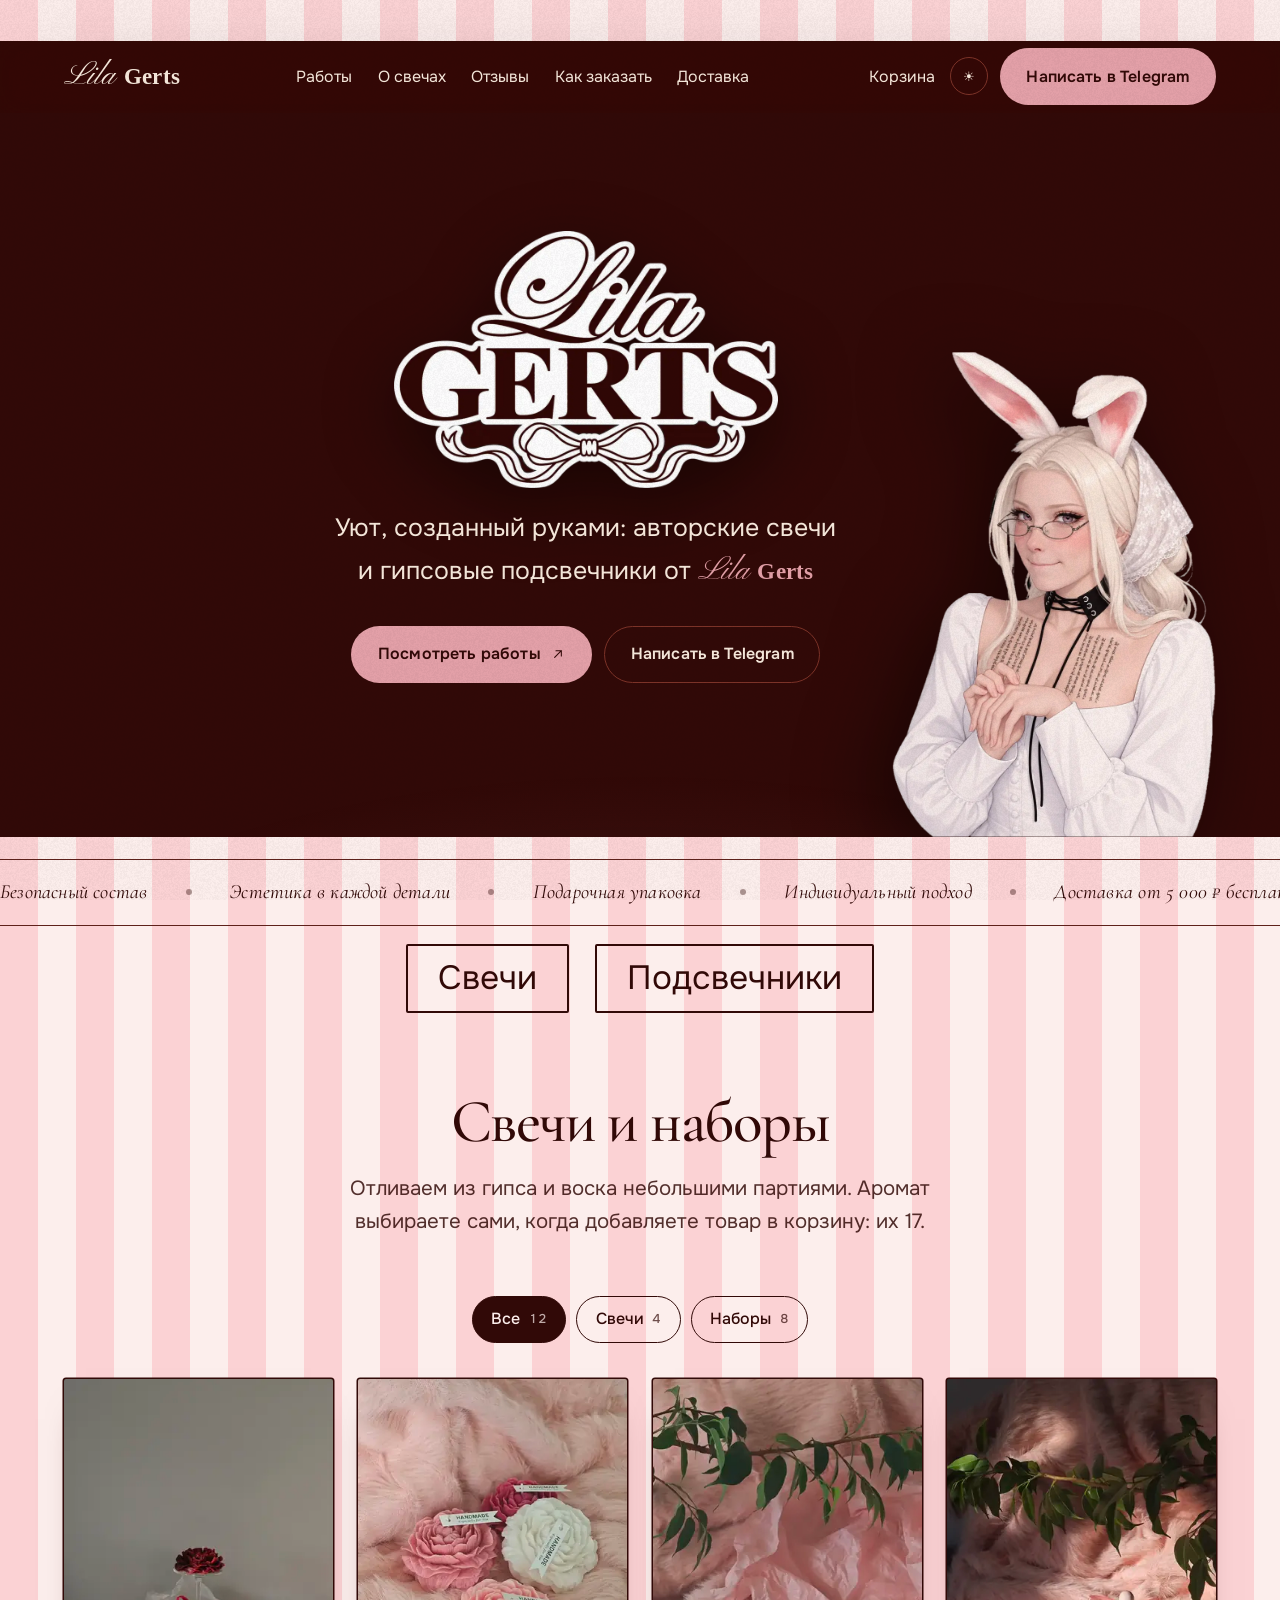
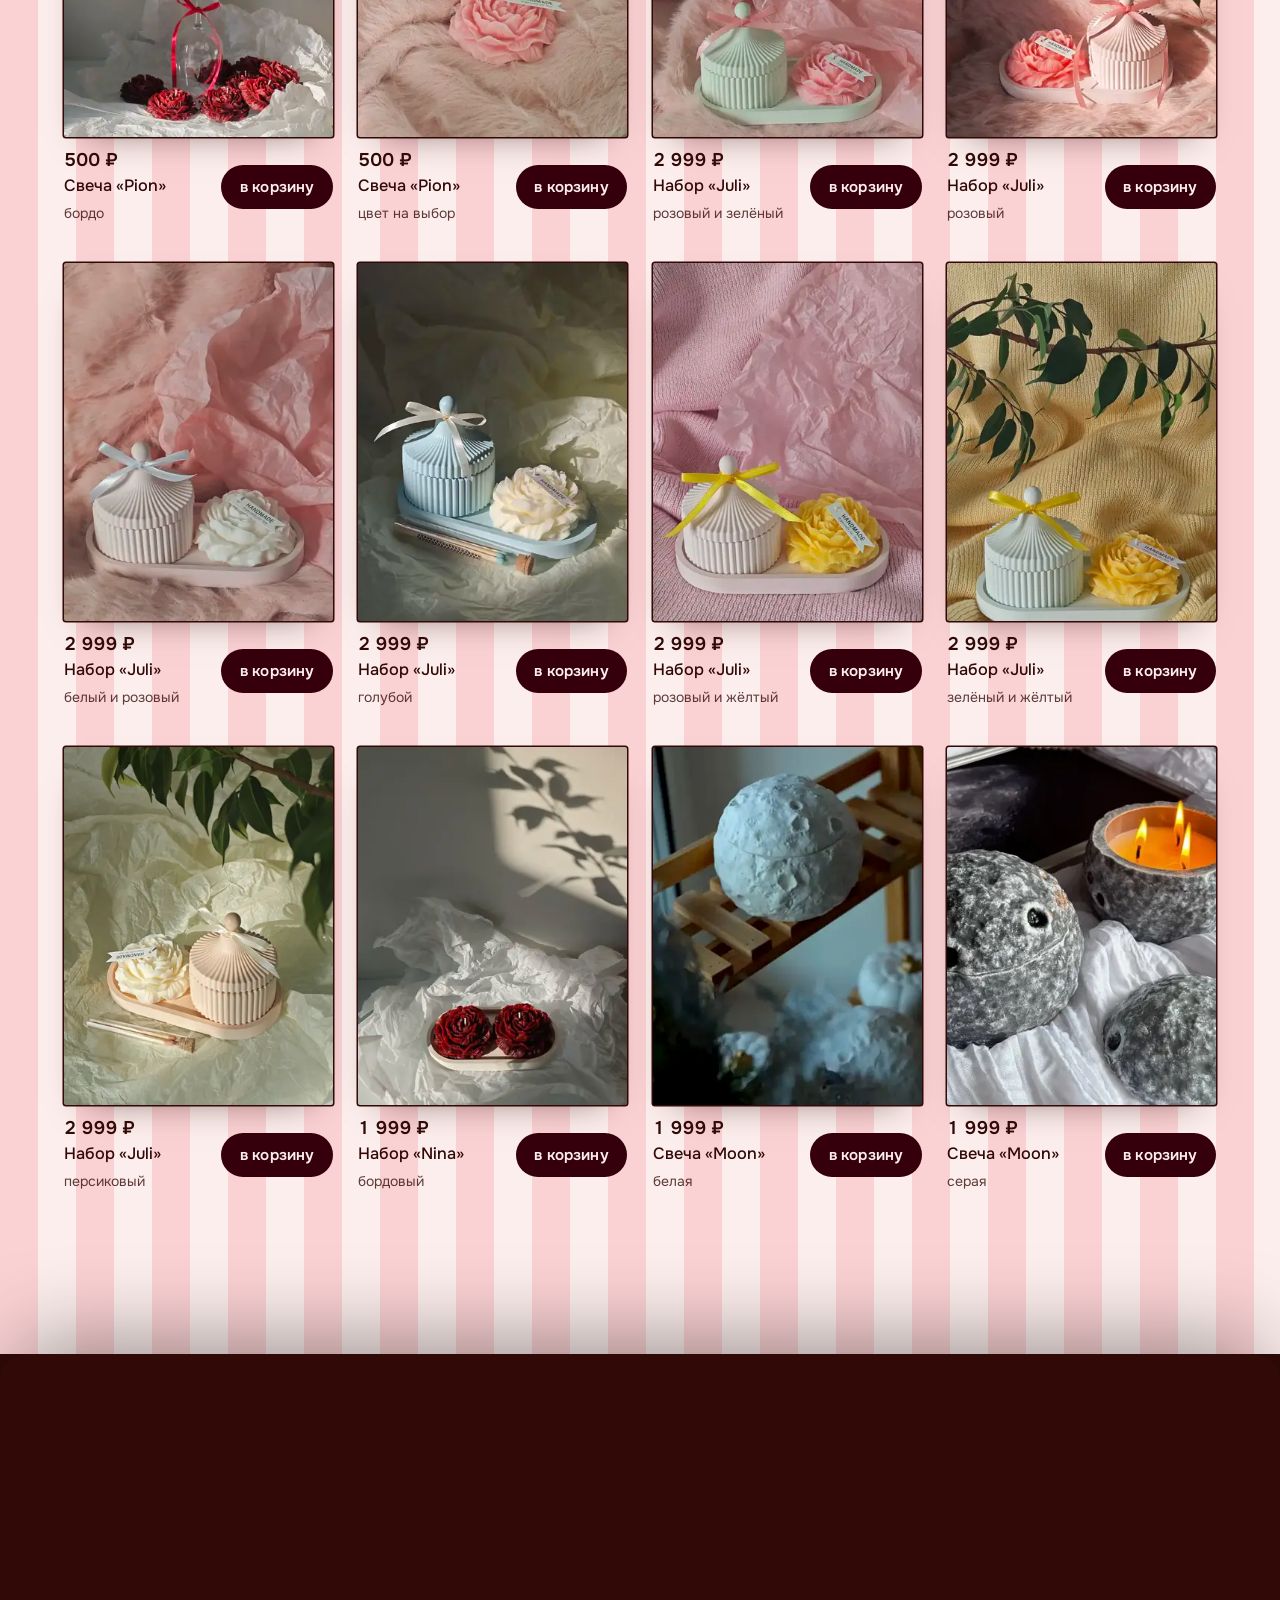
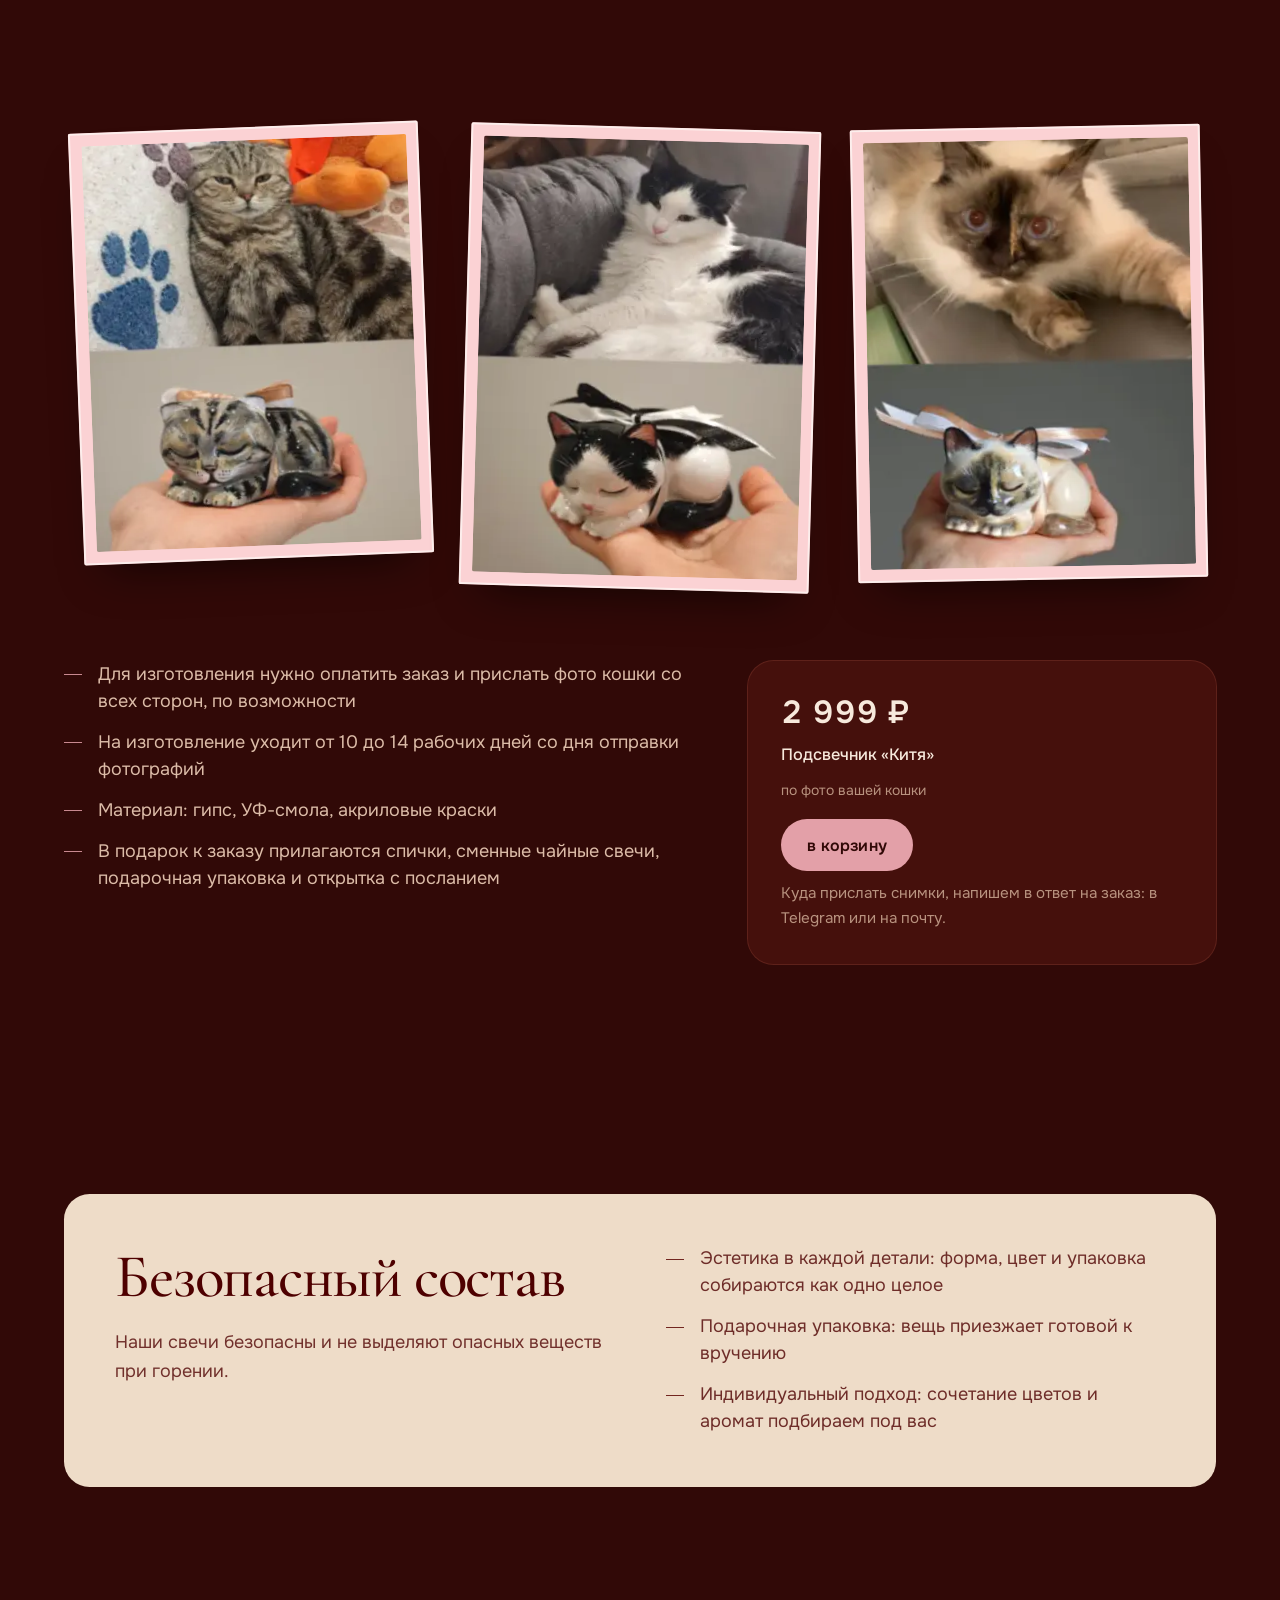
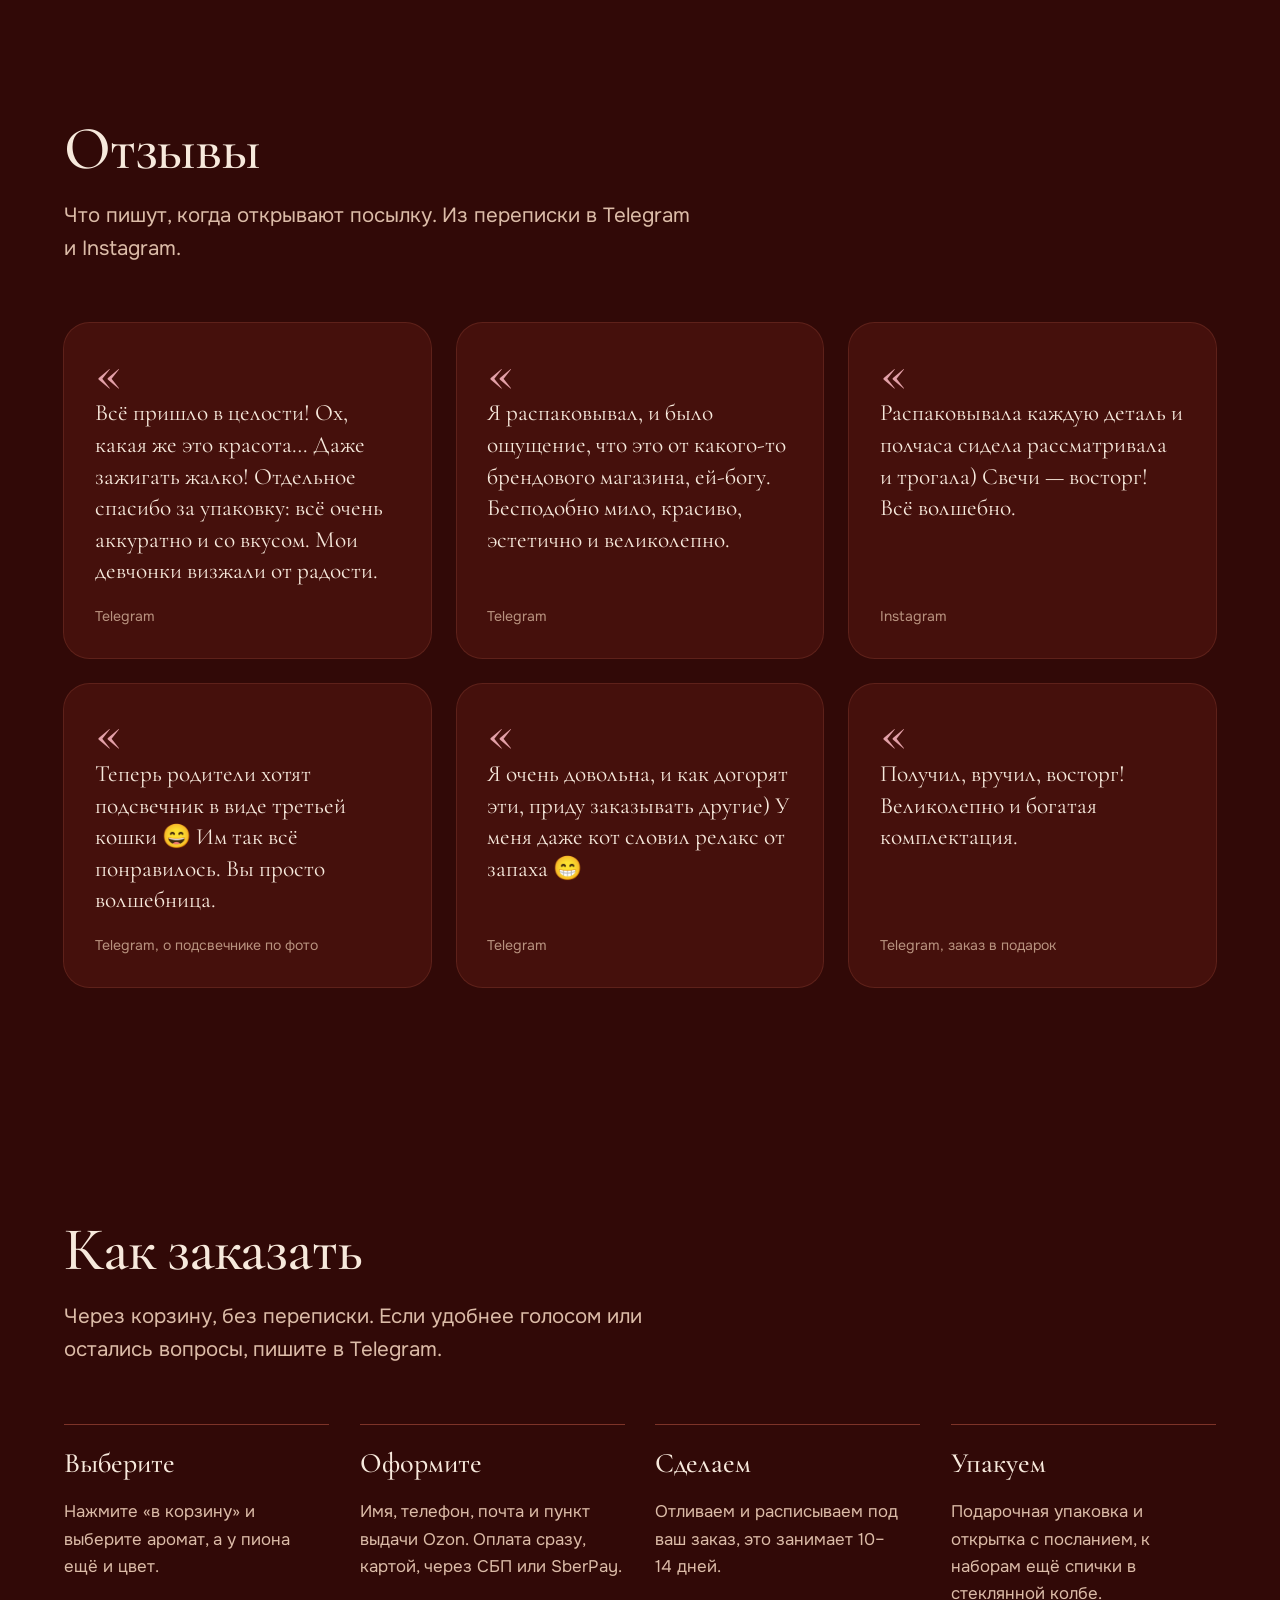
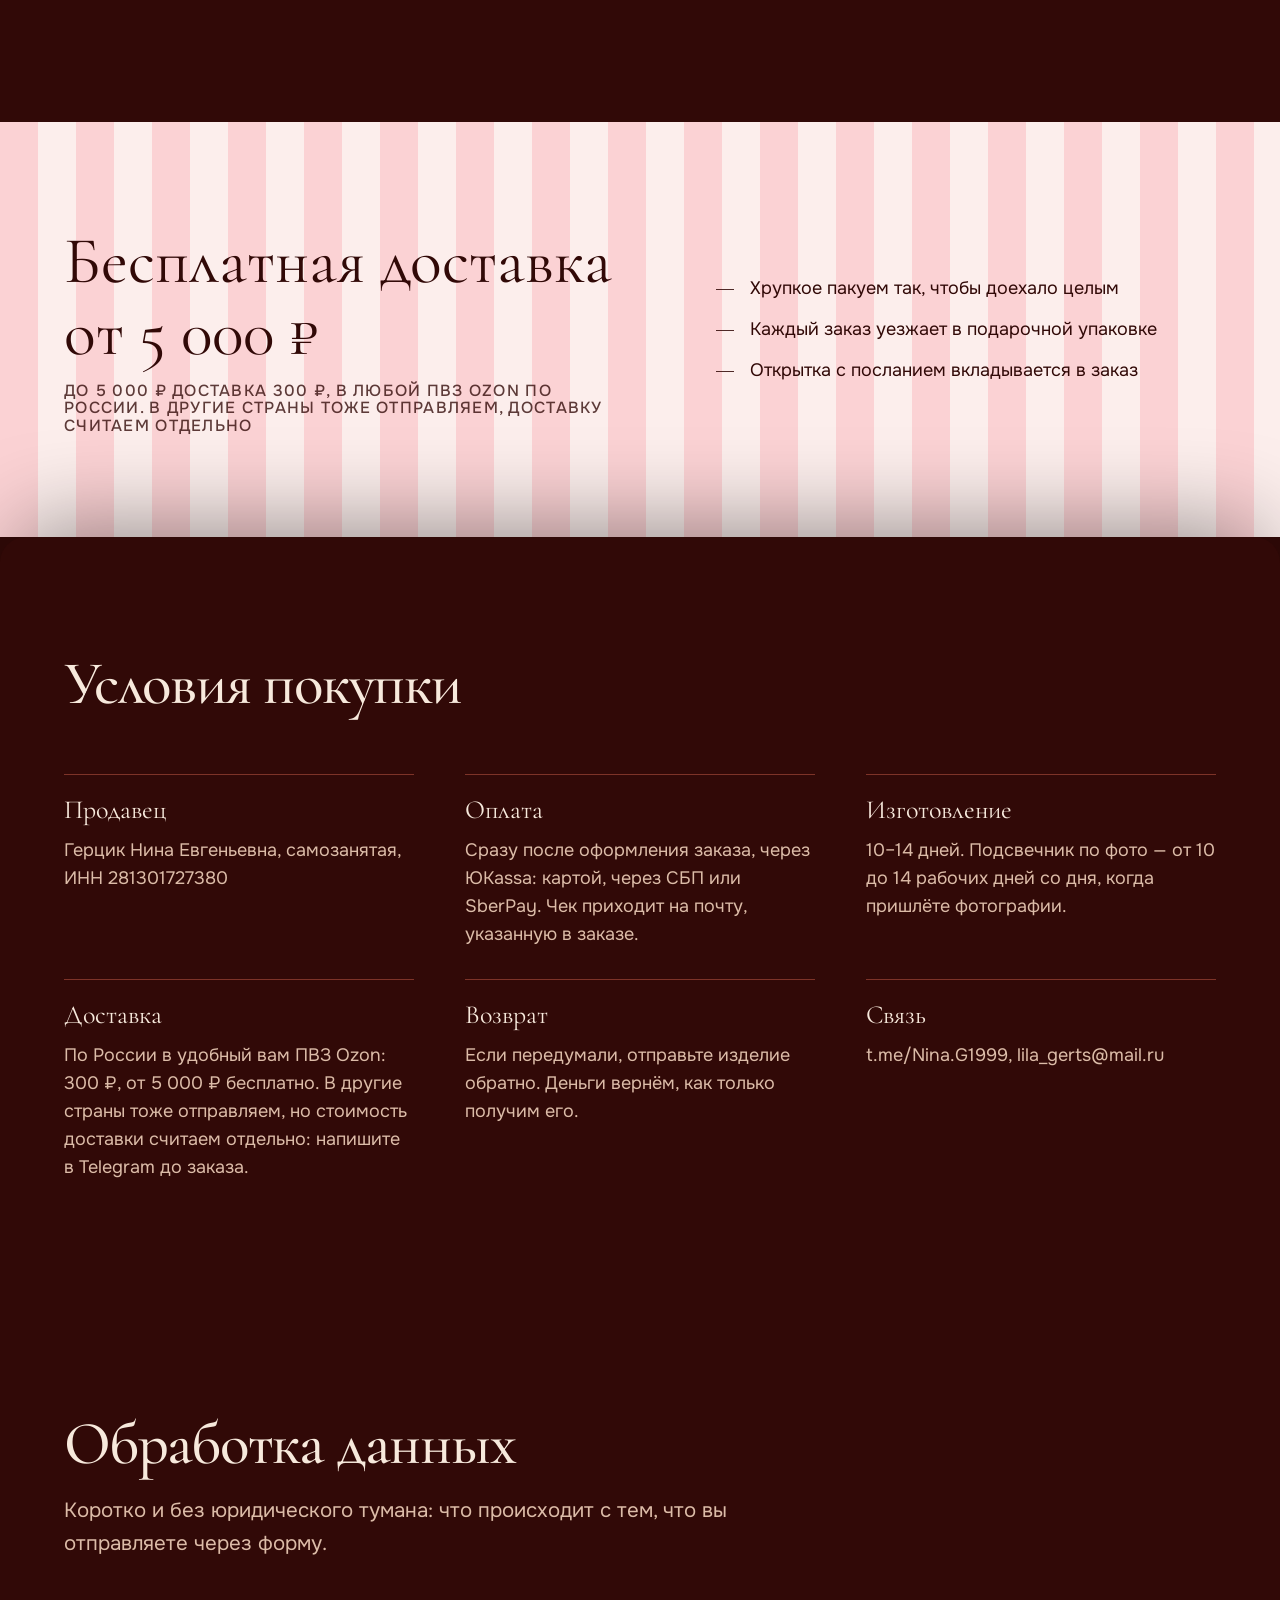
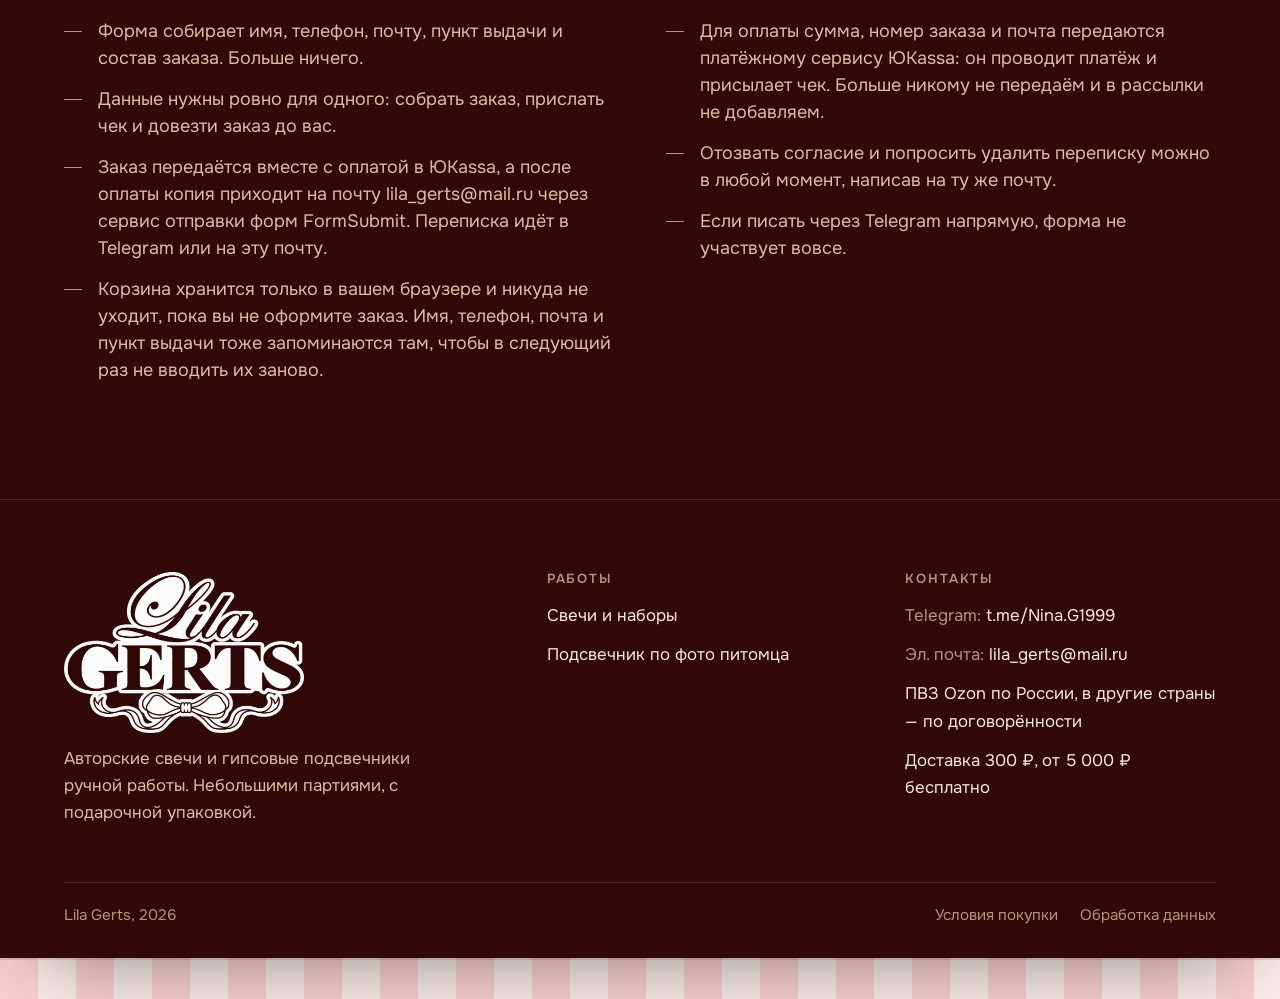
<file: index.html>
<!doctype html>
<html lang="ru">
<head>
<meta charset="utf-8">
<meta name="viewport" content="width=device-width, initial-scale=1, viewport-fit=cover">
<title>Lila Gerts · Свечи и гипсовые подсвечники ручной работы</title>
<meta name="description" content="Авторские свечи и гипсовые подсвечники ручной работы. Подсвечник по фото питомца, свечи-пионы в цвете на выбор, 17 ароматов, подарочная упаковка. Доставка в ПВЗ Ozon, от 5 000 ₽ бесплатно.">
<meta name="theme-color" content="#310907">
<link rel="canonical" href="https://lila-gerts.github.io/">
<meta property="og:type" content="website">
<meta property="og:locale" content="ru_RU">
<meta property="og:site_name" content="Lila Gerts">
<meta property="og:url" content="https://lila-gerts.github.io/">
<meta property="og:title" content="Lila Gerts · Свечи и гипсовые подсвечники">
<meta property="og:description" content="Уют, созданный руками. Подсвечник по фото вашего питомца, наборы «Juli» и «Nina», 17 ароматов. Доставка в ПВЗ Ozon.">
<meta property="og:image" content="https://lila-gerts.github.io/assets/img/og.jpg">
<meta property="og:image:width" content="1200">
<meta property="og:image:height" content="630">
<meta property="og:image:alt" content="Логотип Lila Gerts на вишнёвом фоне между розовыми полосками">
<meta name="twitter:card" content="summary_large_image">

<link rel="icon" href="assets/favicon-32.png" sizes="32x32">
<link rel="apple-touch-icon" href="assets/favicon.png">
<link rel="preload" href="assets/img/logo.webp" as="image" type="image/webp" fetchpriority="high">
<link rel="preload" href="assets/fonts/cormorant-garamond-cyrillic-500.woff2" as="font" type="font/woff2" crossorigin>
<link rel="preload" href="assets/fonts/onest-cyrillic-400.woff2" as="font" type="font/woff2" crossorigin>
<link rel="stylesheet" href="assets/css/fonts.css?v=20251023h">
<link rel="stylesheet" href="assets/css/tokens.css?v=20251023h">
<link rel="stylesheet" href="assets/css/app.css?v=20251023h">
<link rel="stylesheet" href="assets/css/shop.css?v=20251023h">
<script>
  document.documentElement.classList.add("js");
  try {
    if (localStorage.getItem("lg-theme") === "light") document.documentElement.dataset.theme = "light";
  } catch (e) { /* private mode */ }
</script>
</head>
<body>

<a class="sr" href="#candles">Перейти к каталогу</a>
<div class="grain" aria-hidden="true"></div>

<svg class="sr" aria-hidden="true"><symbol id="arw" viewBox="0 0 24 24"><path d="M7 17 17 7M9 7h8v8"/></symbol></svg>

<div class="sheet">

<header class="nav" id="nav">
  <div class="wrap nav-in">
    <a class="brand" href="#top">Lila <b>Gerts</b></a>
    <nav aria-label="Основная навигация" class="menu" id="menu" hidden>
      <ul class="nav-links">
        <li><a class="quiet" href="#candles">Работы</a></li>
        <li><a class="quiet" href="#care">О свечах</a></li>
        <li><a class="quiet" href="#reviews">Отзывы</a></li>
        <li><a class="quiet" href="#how">Как заказать</a></li>
        <li><a class="quiet" href="#delivery">Доставка</a></li>
      </ul>
      <a class="btn btn--primary" href="https://t.me/Nina.G1999" target="_blank" rel="noopener">Написать в Telegram</a>
    </nav>
    <div class="nav-right">
      <button class="cart-link" type="button" id="cart-open" aria-haspopup="dialog" aria-controls="cart-drawer">Корзина<span class="cart-count" id="cart-count" hidden>0</span></button>
      <button class="tgl" type="button" id="theme" aria-pressed="true">
        <span aria-hidden="true" data-glyph>☀</span>
        <span class="sr">Переключить светлую тему</span>
      </button>
      <a class="btn btn--primary nav-tg" href="https://t.me/Nina.G1999" target="_blank" rel="noopener">Написать в Telegram</a>
      <button class="burger" type="button" id="burger" aria-expanded="false" aria-controls="menu">
        <span aria-hidden="true"></span><span class="sr">Открыть меню</span>
      </button>
    </div>
  </div>
</header>

<main id="top">

  <section class="hero">
    <div class="wrap hero-in">
      <div class="hero-grid">
        <div class="hero-say">
          <h1 class="hero-word"><img src="assets/img/logo.webp" width="900" height="602" fetchpriority="high" alt="Lila Gerts"></h1>
          <p class="hero-lead">Уют, созданный руками: авторские свечи и гипсовые подсвечники от&nbsp;<span class="script">Lila&nbsp;<b>Gerts</b></span></p>
          <div class="hero-actions">
            <a class="btn btn--primary" href="#candles">Посмотреть работы
              <svg class="arw" aria-hidden="true"><use href="#arw"></use></svg>
            </a>
            <a class="btn btn--ghost" href="https://t.me/Nina.G1999" target="_blank" rel="noopener">Написать в Telegram</a>
          </div>
        </div>
        <figure class="hero-mascot" aria-hidden="true">
          <img src="assets/img/mascot.webp" width="800" height="1195" alt="">
        </figure>
      </div>
    </div>
  </section>

  <div class="band">
    <div class="ticker" aria-hidden="true">
      <div class="ticker-row">
        <span>Безопасный состав</span><i></i><span>Эстетика в каждой детали</span><i></i>
        <span>Подарочная упаковка</span><i></i><span>Индивидуальный подход</span><i></i>
        <span>Доставка от 5 000 ₽ бесплатно</span><i></i>
        <span>Безопасный состав</span><i></i><span>Эстетика в каждой детали</span><i></i>
        <span>Подарочная упаковка</span><i></i><span>Индивидуальный подход</span><i></i>
        <span>Доставка от 5 000 ₽ бесплатно</span><i></i>
      </div>
    </div>
    <nav class="cats" aria-label="Разделы">
      <a class="cat" href="#candles">Свечи</a>
      <a class="cat" href="#holders">Подсвечники</a>
    </nav>

    <!-- ═══ СВЕЧИ И НАБОРЫ ═════════════════════════════════════════
         Карточка = один <figure class="card">. Цена в data-price целым числом
         и в тексте .price. data-cat: candle (свеча) или set (набор) — по нему
         работают фильтры. Чтобы снять товар, удалите блок figure целиком. -->
    <section class="sec wrap paper-shop" id="candles">
      <div class="sec-head" data-reveal>
        <h2>Свечи и наборы</h2>
        <p>Отливаем из гипса и воска небольшими партиями. Аромат выбираете сами, когда добавляете товар в корзину: их 17.</p>
      </div>

      <div class="filters" role="group" aria-label="Показать в каталоге" data-reveal>
        <button class="chip" type="button" aria-pressed="true" data-filter="all">Все <span>11</span></button>
        <button class="chip" type="button" aria-pressed="false" data-filter="candle">Свечи <span>4</span></button>
        <button class="chip" type="button" aria-pressed="false" data-filter="set">Наборы <span>7</span></button>
      </div>

      <div class="shop" id="shop">
        <figure class="card" data-sku="pion-bordo" data-cat="candle" data-size="8 × 8 см, высота 3,5 см" data-burn="Горит до 4 часов" data-name="Свеча «Pion»" data-sub="бордо" data-price="500" data-img="assets/img/catalog/pion-bordo.webp" data-reveal>
          <button class="card-shot" type="button" data-open tabindex="-1" aria-hidden="true"><img src="assets/img/catalog/pion-bordo.webp" srcset="assets/img/catalog/pion-bordo-360.webp 360w, assets/img/catalog/pion-bordo.webp 720w" sizes="(max-width:560px) 46vw, (max-width:1100px) 30vw, 300px" width="720" height="960" loading="lazy" alt="Бордовые свечи-пионы и перевёрнутый бокал с алой лентой"></button>
          <figcaption class="card-say"><span class="price">500&nbsp;₽</span><span class="card-name">Свеча «Pion»</span><span class="card-sub">бордо</span></figcaption>
          <button class="btn btn--primary" type="button" data-open aria-label="В корзину: Свеча «Pion», бордо">в корзину</button>
        </figure>
        <figure class="card" data-sku="pion-choice" data-cat="candle" data-size="8 × 8 см, высота 3,5 см" data-burn="Горит до 4 часов" data-name="Свеча «Pion»" data-sub="цвет на выбор" data-colors="Малиновый:#8E1F3A;Пыльная роза:#C98790;Белый:#F5F1EA;Нежно-розовый:#F2B4AE" data-price="500" data-img="assets/img/catalog/pion-choice.webp" data-reveal style="--d:70ms">
          <button class="card-shot" type="button" data-open tabindex="-1" aria-hidden="true"><img src="assets/img/catalog/pion-choice.webp" srcset="assets/img/catalog/pion-choice-360.webp 360w, assets/img/catalog/pion-choice.webp 720w" sizes="(max-width:560px) 46vw, (max-width:1100px) 30vw, 300px" width="720" height="960" loading="lazy" alt="Четыре свечи-пиона, малиновая, пыльно-розовая, белая и нежно-розовая, на розовом меху"></button>
          <figcaption class="card-say"><span class="price">500&nbsp;₽</span><span class="card-name">Свеча «Pion»</span><span class="card-sub">цвет на выбор</span></figcaption>
          <button class="btn btn--primary" type="button" data-open aria-label="В корзину: Свеча «Pion», цвет на выбор">в корзину</button>
        </figure>
        <figure class="card" data-sku="juli-rose-green" data-cat="set" data-incl="Гипсовая овальная подставка, контейнерная свеча с крышкой и свеча-пион" data-size="Высота 9,5 см, длина 17,5 см, ширина 9 см" data-burn="Каждая свеча горит не меньше 4 часов, в каждой 80 мл воска" data-name="Набор «Juli»" data-sub="розовый и зелёный" data-price="2999" data-img="assets/img/catalog/juli-rose-green.webp" data-reveal style="--d:140ms">
          <button class="card-shot" type="button" data-open tabindex="-1" aria-hidden="true"><img src="assets/img/catalog/juli-rose-green.webp" srcset="assets/img/catalog/juli-rose-green-360.webp 360w, assets/img/catalog/juli-rose-green.webp 720w" sizes="(max-width:560px) 46vw, (max-width:1100px) 30vw, 300px" width="720" height="960" loading="lazy" alt="Белая шкатулка и розовый пион на подставке, сверху зелёная ветка"></button>
          <figcaption class="card-say"><span class="price">2&nbsp;999&nbsp;₽</span><span class="card-name">Набор «Juli»</span><span class="card-sub">розовый и зелёный</span></figcaption>
          <button class="btn btn--primary" type="button" data-open aria-label="В корзину: Набор «Juli», розовый и зелёный">в корзину</button>
        </figure>
        <figure class="card" data-sku="juli-rose" data-cat="set" data-incl="Гипсовая овальная подставка, контейнерная свеча с крышкой и свеча-пион" data-size="Высота 9,5 см, длина 17,5 см, ширина 9 см" data-burn="Каждая свеча горит не меньше 4 часов, в каждой 80 мл воска" data-name="Набор «Juli»" data-sub="розовый" data-price="2999" data-img="assets/img/catalog/juli-rose.webp" data-reveal style="--d:210ms">
          <button class="card-shot" type="button" data-open tabindex="-1" aria-hidden="true"><img src="assets/img/catalog/juli-rose.webp" srcset="assets/img/catalog/juli-rose-360.webp 360w, assets/img/catalog/juli-rose.webp 720w" sizes="(max-width:560px) 46vw, (max-width:1100px) 30vw, 300px" width="720" height="960" loading="lazy" alt="Розовый пион и белая рифлёная шкатулка на розовом меху"></button>
          <figcaption class="card-say"><span class="price">2&nbsp;999&nbsp;₽</span><span class="card-name">Набор «Juli»</span><span class="card-sub">розовый</span></figcaption>
          <button class="btn btn--primary" type="button" data-open aria-label="В корзину: Набор «Juli», розовый">в корзину</button>
        </figure>
        <figure class="card" data-sku="juli-white-rose" data-cat="set" data-incl="Гипсовая овальная подставка, контейнерная свеча с крышкой и свеча-пион" data-size="Высота 9,5 см, длина 17,5 см, ширина 9 см" data-burn="Каждая свеча горит не меньше 4 часов, в каждой 80 мл воска" data-name="Набор «Juli»" data-sub="белый и розовый" data-price="2999" data-img="assets/img/catalog/juli-white-rose.webp" data-reveal>
          <button class="card-shot" type="button" data-open tabindex="-1" aria-hidden="true"><img src="assets/img/catalog/juli-white-rose.webp" srcset="assets/img/catalog/juli-white-rose-360.webp 360w, assets/img/catalog/juli-white-rose.webp 720w" sizes="(max-width:560px) 46vw, (max-width:1100px) 30vw, 300px" width="720" height="960" loading="lazy" alt="Белая шкатулка с бантом и белый пион на овальной подставке"></button>
          <figcaption class="card-say"><span class="price">2&nbsp;999&nbsp;₽</span><span class="card-name">Набор «Juli»</span><span class="card-sub">белый и розовый</span></figcaption>
          <button class="btn btn--primary" type="button" data-open aria-label="В корзину: Набор «Juli», белый и розовый">в корзину</button>
        </figure>
        <figure class="card" data-sku="juli-blue" data-cat="set" data-incl="Гипсовая овальная подставка, контейнерная свеча с крышкой и свеча-пион" data-size="Высота 9,5 см, длина 17,5 см, ширина 9 см" data-burn="Каждая свеча горит не меньше 4 часов, в каждой 80 мл воска" data-name="Набор «Juli»" data-sub="голубой" data-price="2999" data-img="assets/img/catalog/juli-blue.webp" data-reveal style="--d:70ms">
          <button class="card-shot" type="button" data-open tabindex="-1" aria-hidden="true"><img src="assets/img/catalog/juli-blue.webp" srcset="assets/img/catalog/juli-blue-360.webp 360w, assets/img/catalog/juli-blue.webp 720w" sizes="(max-width:560px) 46vw, (max-width:1100px) 30vw, 300px" width="720" height="960" loading="lazy" alt="Голубая рифлёная шкатулка и кремовый пион на подставке"></button>
          <figcaption class="card-say"><span class="price">2&nbsp;999&nbsp;₽</span><span class="card-name">Набор «Juli»</span><span class="card-sub">голубой</span></figcaption>
          <button class="btn btn--primary" type="button" data-open aria-label="В корзину: Набор «Juli», голубой">в корзину</button>
        </figure>
        <figure class="card" data-sku="juli-rose-yellow" data-cat="set" data-incl="Гипсовая овальная подставка, контейнерная свеча с крышкой и свеча-пион" data-size="Высота 9,5 см, длина 17,5 см, ширина 9 см" data-burn="Каждая свеча горит не меньше 4 часов, в каждой 80 мл воска" data-name="Набор «Juli»" data-sub="розовый и жёлтый" data-price="2999" data-img="assets/img/catalog/juli-rose-yellow.webp" data-reveal style="--d:140ms">
          <button class="card-shot" type="button" data-open tabindex="-1" aria-hidden="true"><img src="assets/img/catalog/juli-rose-yellow.webp" srcset="assets/img/catalog/juli-rose-yellow-360.webp 360w, assets/img/catalog/juli-rose-yellow.webp 720w" sizes="(max-width:560px) 46vw, (max-width:1100px) 30vw, 300px" width="720" height="960" loading="lazy" alt="Шкатулка с жёлтым бантом и жёлтый пион на розовом фоне"></button>
          <figcaption class="card-say"><span class="price">2&nbsp;999&nbsp;₽</span><span class="card-name">Набор «Juli»</span><span class="card-sub">розовый и жёлтый</span></figcaption>
          <button class="btn btn--primary" type="button" data-open aria-label="В корзину: Набор «Juli», розовый и жёлтый">в корзину</button>
        </figure>
        <figure class="card" data-sku="juli-green-yellow" data-cat="set" data-incl="Гипсовая овальная подставка, контейнерная свеча с крышкой и свеча-пион" data-size="Высота 9,5 см, длина 17,5 см, ширина 9 см" data-burn="Каждая свеча горит не меньше 4 часов, в каждой 80 мл воска" data-name="Набор «Juli»" data-sub="зелёный и жёлтый" data-price="2999" data-img="assets/img/catalog/juli-green-yellow.webp" data-reveal style="--d:210ms">
          <button class="card-shot" type="button" data-open tabindex="-1" aria-hidden="true"><img src="assets/img/catalog/juli-green-yellow.webp" srcset="assets/img/catalog/juli-green-yellow-360.webp 360w, assets/img/catalog/juli-green-yellow.webp 720w" sizes="(max-width:560px) 46vw, (max-width:1100px) 30vw, 300px" width="720" height="960" loading="lazy" alt="Шкатулка с жёлтым бантом и жёлтый пион на жёлтом вязаном фоне"></button>
          <figcaption class="card-say"><span class="price">2&nbsp;999&nbsp;₽</span><span class="card-name">Набор «Juli»</span><span class="card-sub">зелёный и жёлтый</span></figcaption>
          <button class="btn btn--primary" type="button" data-open aria-label="В корзину: Набор «Juli», зелёный и жёлтый">в корзину</button>
        </figure>
        <figure class="card" data-sku="juli-peach" data-cat="set" data-incl="Гипсовая овальная подставка, контейнерная свеча с крышкой и свеча-пион" data-size="Высота 9,5 см, длина 17,5 см, ширина 9 см" data-burn="Каждая свеча горит не меньше 4 часов, в каждой 80 мл воска" data-name="Набор «Juli»" data-sub="персиковый" data-price="2999" data-img="assets/img/catalog/juli-peach.webp" data-reveal style="--d:280ms">
          <button class="card-shot" type="button" data-open tabindex="-1" aria-hidden="true"><img src="assets/img/catalog/juli-peach.webp" srcset="assets/img/catalog/juli-peach-360.webp 360w, assets/img/catalog/juli-peach.webp 720w" sizes="(max-width:560px) 46vw, (max-width:1100px) 30vw, 300px" width="720" height="960" loading="lazy" alt="Персиковая рифлёная шкатулка с атласным бантом и кремовый пион на овальной подставке, рядом спички в колбе"></button>
          <figcaption class="card-say"><span class="price">2&nbsp;999&nbsp;₽</span><span class="card-name">Набор «Juli»</span><span class="card-sub">персиковый</span></figcaption>
          <button class="btn btn--primary" type="button" data-open aria-label="В корзину: Набор «Juli», персиковый">в корзину</button>
        </figure>
        <figure class="card" data-sku="nina-bordo" data-cat="set" data-incl="Гипсовая овальная подставка и две свечи-пиона" data-size="Высота 5 см, длина 17,5 см, ширина 9 см" data-burn="Каждая свеча горит не меньше 4 часов, в каждой 80 мл воска" data-name="Набор «Nina»" data-sub="бордовый" data-price="1999" data-img="assets/img/catalog/nina-bordo.webp" data-reveal>
          <button class="card-shot" type="button" data-open tabindex="-1" aria-hidden="true"><img src="assets/img/catalog/nina-bordo.webp" srcset="assets/img/catalog/nina-bordo-360.webp 360w, assets/img/catalog/nina-bordo.webp 720w" sizes="(max-width:560px) 46vw, (max-width:1100px) 30vw, 300px" width="720" height="960" loading="lazy" alt="Два бордовых пиона на овальной подставке"></button>
          <figcaption class="card-say"><span class="price">1&nbsp;999&nbsp;₽</span><span class="card-name">Набор «Nina»</span><span class="card-sub">бордовый</span></figcaption>
          <button class="btn btn--primary" type="button" data-open aria-label="В корзину: Набор «Nina», бордовый">в корзину</button>
        </figure>
        <figure class="card" data-sku="moon-white" data-cat="candle" data-size="Высота 9 см, ширина и длина 11 см" data-burn="Горит до 12 часов, 300 мл воска" data-name="Свеча «Moon»" data-sub="белая" data-price="1999" data-img="assets/img/moon-white.webp" data-reveal style="--d:70ms">
          <button class="card-shot" type="button" data-open tabindex="-1" aria-hidden="true"><img src="assets/img/moon-white.webp" srcset="assets/img/moon-white-360.webp 360w, assets/img/moon-white.webp 736w" sizes="(max-width:560px) 46vw, (max-width:1100px) 30vw, 300px" width="736" height="1104" loading="lazy" alt="Белая свеча-луна с кратерами на деревянной полке"></button>
          <figcaption class="card-say"><span class="price">1&nbsp;999&nbsp;₽</span><span class="card-name">Свеча «Moon»</span><span class="card-sub">белая</span></figcaption>
          <button class="btn btn--primary" type="button" data-open aria-label="В корзину: Свеча «Moon», белая">в корзину</button>
        </figure>
        <figure class="card" data-sku="moon-grey" data-cat="candle" data-size="Высота 9 см, ширина и длина 11 см" data-burn="Горит до 12 часов, 300 мл воска" data-name="Свеча «Moon»" data-sub="серая" data-price="1999" data-img="assets/img/moon-grey.webp" data-reveal style="--d:140ms">
          <button class="card-shot" type="button" data-open tabindex="-1" aria-hidden="true"><img src="assets/img/moon-grey.webp" srcset="assets/img/moon-grey-360.webp 360w, assets/img/moon-grey.webp 736w" sizes="(max-width:560px) 46vw, (max-width:1100px) 30vw, 300px" width="736" height="920" loading="lazy" alt="Серая свеча-луна с кратерами, рядом горит фитиль"></button>
          <figcaption class="card-say"><span class="price">1&nbsp;999&nbsp;₽</span><span class="card-name">Свеча «Moon»</span><span class="card-sub">серая</span></figcaption>
          <button class="btn btn--primary" type="button" data-open aria-label="В корзину: Свеча «Moon», серая">в корзину</button>
        </figure>
      </div>
    </section>
  </div>

  <div class="stage">

    <!-- ═══ ПОДСВЕЧНИК ПО ФОТО ПИТОМЦА ══════════════════════════════ -->
    <section class="sec wrap" id="holders">
      <div class="sec-head sec-head--cloud" data-reveal>
        <h2 class="cloud">Подсвечник по фото питомца</h2>
        <p>Примеры готовых работ. Делаем только кошек: расписываем вручную по вашим снимкам, поэтому двух одинаковых не бывает.</p>
      </div>

      <div class="frames">
        <figure class="frame" data-reveal><div class="frame-in" style="--tilt:-2.2deg"><img src="assets/img/pair-1.webp" width="334" height="418" loading="lazy" alt="Полосатый кот и сделанный по его фотографиям гипсовый подсвечник на ладони"></div></figure>
        <figure class="frame" data-reveal style="--d:90ms"><div class="frame-in" style="--tilt:1.6deg"><img src="assets/img/pair-2.webp" width="320" height="430" loading="lazy" alt="Чёрно-белый кот и сделанный по его фотографиям гипсовый подсвечник на ладони"></div></figure>
        <figure class="frame" data-reveal style="--d:180ms"><div class="frame-in" style="--tilt:-1.1deg"><img src="assets/img/pair-3.webp" width="316" height="416" loading="lazy" alt="Пушистый кот колор-пойнт и сделанный по его фотографиям гипсовый подсвечник на ладони"></div></figure>
      </div>

      <div class="pet">
        <div data-reveal>
          <ul class="did">
            <li>Для изготовления нужно оплатить заказ и прислать фото кошки со всех сторон, по возможности</li>
            <li>На изготовление уходит от 10 до 14 рабочих дней со дня отправки фотографий</li>
            <li>Материал: гипс, УФ-смола, акриловые краски</li>
            <li>В подарок к заказу прилагаются спички, сменные чайные свечи, подарочная упаковка и открытка с посланием</li>
          </ul>
        </div>
        <div class="pet-buy" data-sku="kitya" data-name="Подсвечник «Китя»" data-sub="по фото вашей кошки" data-price="2999" data-img="assets/img/pair-2.webp" data-scent="no" data-reveal style="--d:90ms">
          <span class="price price--big">2&nbsp;999&nbsp;₽</span>
          <span class="card-name">Подсвечник «Китя»</span>
          <span class="card-sub">по фото вашей кошки</span>
          <button class="btn btn--primary" type="button" data-open aria-label="В корзину: Подсвечник «Китя»">в корзину</button>
          <p class="help">Куда прислать снимки, напишем в ответ на заказ: в Telegram или на почту.</p>
        </div>
      </div>
    </section>

    <!-- ═══ О СВЕЧАХ ════════════════════════════════════════════════ -->
    <section class="sec wrap" id="care">
      <div class="paper" data-reveal>
        <div class="paper-grid">
          <div>
            <h2>Безопасный состав</h2>
            <p style="margin-top:18px;color:#4E0000;color:color-mix(in srgb,#4E0000 78%,transparent)">Наши свечи безопасны и не выделяют опасных веществ при горении.</p>
          </div>
          <ul class="did">
            <li>Эстетика в каждой детали: форма, цвет и упаковка собираются как одно целое</li>
            <li>Подарочная упаковка: вещь приезжает готовой к вручению</li>
            <li>Индивидуальный подход: сочетание цветов и аромат подбираем под вас</li>
          </ul>
        </div>
      </div>
    </section>

    <!-- ═══ ОТЗЫВЫ ══════════════════════════════════════════════════
         Слова покупателей из переписки, без имён. Сокращения отмечены «…»,
         остальное как написано. Новый отзыв: скопируйте блок <figure class="review">. -->
    <section class="sec wrap" id="reviews">
      <div class="sec-head" data-reveal>
        <h2>Отзывы</h2>
        <p>Что пишут, когда открывают посылку. Из переписки в Telegram и Instagram.</p>
      </div>
      <div class="reviews">
        <figure class="review" data-reveal style="--d:0ms">
          <blockquote>Всё пришло в целости! Ох, какая же это красота… Даже зажигать жалко! Отдельное спасибо за упаковку: всё очень аккуратно и со вкусом. Мои девчонки визжали от радости.</blockquote>
          <figcaption>Telegram</figcaption>
        </figure>
        <figure class="review" data-reveal style="--d:60ms">
          <blockquote>Я распаковывал, и было ощущение, что это от какого-то брендового магазина, ей-богу. Бесподобно мило, красиво, эстетично и великолепно.</blockquote>
          <figcaption>Telegram</figcaption>
        </figure>
        <figure class="review" data-reveal style="--d:120ms">
          <blockquote>Распаковывала каждую деталь и полчаса сидела рассматривала и трогала) Свечи — восторг! Всё волшебно.</blockquote>
          <figcaption>Instagram</figcaption>
        </figure>
        <figure class="review" data-reveal style="--d:180ms">
          <blockquote>Теперь родители хотят подсвечник в виде третьей кошки 😄 Им так всё понравилось. Вы просто волшебница.</blockquote>
          <figcaption>Telegram, о подсвечнике по фото</figcaption>
        </figure>
        <figure class="review" data-reveal style="--d:240ms">
          <blockquote>Я очень довольна, и как догорят эти, приду заказывать другие) У меня даже кот словил релакс от запаха 😁</blockquote>
          <figcaption>Telegram</figcaption>
        </figure>
        <figure class="review" data-reveal style="--d:300ms">
          <blockquote>Получил, вручил, восторг! Великолепно и богатая комплектация.</blockquote>
          <figcaption>Telegram, заказ в подарок</figcaption>
        </figure>
      </div>
    </section>

    <!-- ═══ КАК ЗАКАЗАТЬ ════════════════════════════════════════════ -->
    <section class="sec wrap" id="how">
      <div class="sec-head" data-reveal>
        <h2>Как заказать</h2>
        <p>Через корзину, без переписки. Если удобнее голосом или остались вопросы, пишите в Telegram.</p>
      </div>
      <div class="steps">
        <div class="step" data-reveal><b>Выберите</b><p>Нажмите «в корзину» и выберите аромат, а у пиона ещё и цвет.</p></div>
        <div class="step" data-reveal style="--d:80ms"><b>Оформите</b><p>Имя, телефон, почта и пункт выдачи Ozon. Оплата сразу, картой, через СБП или SberPay.</p></div>
        <div class="step" data-reveal style="--d:160ms"><b>Сделаем</b><p>Отливаем и расписываем под ваш заказ, это занимает 10–14 дней.</p></div>
        <div class="step" data-reveal style="--d:240ms"><b>Упакуем</b><p>Подарочная упаковка и открытка с посланием, к наборам ещё спички в стеклянной колбе.</p></div>
      </div>
    </section>

  </div>

  <!-- ═══ ДОСТАВКА: на полосатой бумаге, как лента под первым экраном ═══ -->
  <section class="ship-band" id="delivery">
    <div class="wrap ship-in" data-reveal>
      <p class="ship">Бесплатная доставка<br>от <span class="nw">5 000 ₽</span>
        <small>До 5 000 ₽ доставка 300 ₽, в любой ПВЗ Ozon по России. В другие страны тоже отправляем, доставку считаем отдельно</small>
      </p>
      <ul class="did">
        <li>Хрупкое пакуем так, чтобы доехало целым</li>
        <li>Каждый заказ уезжает в подарочной упаковке</li>
        <li>Открытка с посланием вкладывается в заказ</li>
      </ul>
    </div>
  </section>

  <div class="stage stage--tail">
    <section class="sec wrap" id="terms">
      <div class="sec-head" data-reveal>
        <h2>Условия покупки</h2>
      </div>
      <dl class="terms" data-reveal>
        <div><dt>Продавец</dt><dd>Герцик Нина Евгеньевна, самозанятая, ИНН&nbsp;281301727380</dd></div>
        <div><dt>Оплата</dt><dd>Сразу после оформления заказа, через ЮKassa: картой, через СБП или SberPay. Чек приходит на почту, указанную в заказе.</dd></div>
        <div><dt>Изготовление</dt><dd>10–14 дней. Подсвечник по фото — от 10 до 14 рабочих дней со дня, когда пришлёте фотографии.</dd></div>
        <div><dt>Доставка</dt><dd>По России в удобный вам ПВЗ Ozon: 300 ₽, от 5 000 ₽ бесплатно. В другие страны тоже отправляем, но стоимость доставки считаем отдельно: напишите в <a class="quiet" href="https://t.me/Nina.G1999" target="_blank" rel="noopener">Telegram</a> до заказа.</dd></div>
        <div><dt>Возврат</dt><dd>Если передумали, отправьте изделие обратно. Деньги вернём, как только получим его.</dd></div>
        <div><dt>Связь</dt><dd><a class="quiet" href="https://t.me/Nina.G1999" target="_blank" rel="noopener">t.me/Nina.G1999</a>, <a class="quiet" href="mailto:lila_gerts@mail.ru">lila_gerts@mail.ru</a></dd></div>
      </dl>
    </section>

    <section class="sec wrap" id="privacy">
      <div class="sec-head" data-reveal>
        <h2>Обработка данных</h2>
        <p>Коротко и без юридического тумана: что происходит с тем, что вы отправляете через форму.</p>
      </div>
      <div class="paper-grid">
        <ul class="did" data-reveal>
          <li>Форма собирает имя, телефон, почту, пункт выдачи и состав заказа. Больше ничего.</li>
          <li>Данные нужны ровно для одного: собрать заказ, прислать чек и довезти заказ до вас.</li>
          <li>Заказ передаётся вместе с оплатой в ЮKassa, а после оплаты копия приходит на почту lila_gerts@mail.ru через сервис отправки форм FormSubmit. Переписка идёт в Telegram или на эту почту.</li>
          <li>Корзина хранится только в вашем браузере и никуда не уходит, пока вы не оформите заказ. Имя, телефон, почта и пункт выдачи тоже запоминаются там, чтобы в следующий раз не вводить их заново.</li>
        </ul>
        <ul class="did" data-reveal style="--d:90ms">
          <li>Для оплаты сумма, номер заказа и почта передаются платёжному сервису ЮKassa: он проводит платёж и присылает чек. Больше никому не передаём и в рассылки не добавляем.</li>
          <li>Отозвать согласие и попросить удалить переписку можно в любой момент, написав на ту же почту.</li>
          <li>Если писать через Telegram напрямую, форма не участвует вовсе.</li>
        </ul>
      </div>
    </section>
  </div>
</main>

<footer class="foot">
  <div class="wrap">
    <div class="foot-grid">
      <div>
        <img src="assets/img/logo.webp" width="900" height="602" loading="lazy" alt="Lila Gerts" style="width:min(240px,70%);height:auto">
        <p class="foot-tag">Авторские свечи и гипсовые подсвечники ручной работы. Небольшими партиями, с подарочной упаковкой.</p>
      </div>
      <div>
        <h2>Работы</h2>
        <ul>
          <li><a class="quiet" href="#candles">Свечи и наборы</a></li>
          <li><a class="quiet" href="#holders">Подсвечник по фото питомца</a></li>
        </ul>
      </div>
      <div>
        <h2>Контакты</h2>
        <ul>
          <li><span class="foot-k">Telegram:</span> <a class="quiet" href="https://t.me/Nina.G1999" target="_blank" rel="noopener">t.me/Nina.G1999</a></li>
          <li><span class="foot-k">Эл. почта:</span> <a class="quiet" href="mailto:lila_gerts@mail.ru">lila_gerts@mail.ru</a></li>
          <li>ПВЗ Ozon по России, в другие страны — по договорённости</li>
          <li>Доставка <span class="nw">300 ₽</span>, от <span class="nw">5 000 ₽</span> бесплатно</li>
        </ul>
      </div>
    </div>
    <div class="foot-base">
      <span>Lila Gerts, 2026</span>
      <span class="foot-links"><a class="quiet" href="#terms">Условия покупки</a><a class="quiet" href="#privacy">Обработка данных</a></span>
    </div>
  </div>
</footer>

</div><!-- /.sheet -->

<!-- ═══ ОКНО ТОВАРА ═══════════════════════════════════════════════ -->
<dialog class="qv" id="qv" aria-labelledby="qv-name">
  <button class="x" type="button" data-close aria-label="Закрыть">×</button>
  <div class="qv-grid">
    <div class="qv-shot"><img id="qv-img" alt="" width="720" height="960"></div>
    <form class="qv-body" id="qv-form" novalidate>
      <p class="price price--big" id="qv-price"></p>
      <h2 class="qv-name" id="qv-name"></h2>
      <p class="card-sub" id="qv-sub"></p>
      <dl class="qv-spec" id="qv-spec"></dl>
      <!-- Цвета берутся из data-colors у карточки: «Название:#цвет;…».
           Нет data-colors — нет и выбора цвета. -->
      <fieldset class="field" id="qv-color-field" data-field hidden>
        <legend>Цвет</legend>
        <div class="swatches" id="qv-colors"></div>
        <span class="err" data-error>Выберите цвет пиона.</span>
      </fieldset>
      <!-- Ароматы правятся здесь, по строке <option> на аромат. -->
      <div class="field" id="qv-scent-field" data-field>
        <label for="qv-scent">Аромат</label>
        <select id="qv-scent" name="scent">
          <option value="" disabled selected>Выберите аромат</option>
          <option>Черничный йогурт</option>
          <option>Сладкий мёд</option>
          <option>Макадамия и миндальное масло</option>
          <option>Розовый перец, ветивер</option>
          <option>Мёд и воск</option>
          <option>Молоко и мёд</option>
          <option>Конопля, ветивер, чёрный перец</option>
          <option>Чёрный перец</option>
          <option>Удовое дерево</option>
          <option>Зелёный чай, лимон, мята</option>
          <option>Булочка с корицей</option>
          <option>Еловые шишки и хвоя</option>
          <option>Кофе со сливками</option>
          <option>Мимоза</option>
          <option>Амбра, ветивер</option>
          <option>Орхидея и морская соль</option>
          <option>Деревенские яблочки</option>
        </select>
        <span class="err" data-error>Выберите аромат.</span>
      </div>
      <div class="qv-buy">
        <div class="qty" role="group" aria-label="Количество">
          <button type="button" data-step="-1" aria-label="Меньше">−</button>
          <output id="qv-qty" aria-live="polite">1</output>
          <button type="button" data-step="1" aria-label="Больше">+</button>
        </div>
        <button class="btn btn--primary" type="submit">Добавить в корзину</button>
      </div>
      <p class="qv-incl" id="qv-incl"></p>
    </form>
  </div>
</dialog>

<!-- ═══ КОРЗИНА ═══════════════════════════════════════════════════
     «Оформить заказ» сразу открывает оплату ЮKassa (магазин 1503798, см. PAY в app.js),
     весь заказ едет в комментарии к платежу. После успешной оплаты копия заказа
     с пометкой «Оплачен» уходит на lila_gerts@mail.ru через FormSubmit (data-endpoint ниже). -->
<dialog class="drawer" id="cart-drawer" aria-labelledby="cart-title">
  <div class="drawer-head">
    <h2 id="cart-title">Корзина</h2>
    <button class="x" type="button" data-close aria-label="Закрыть корзину">×</button>
  </div>
  <div class="drawer-body">
    <div class="cart-empty" id="cart-empty">
      <p>Корзина пока пуста.</p>
      <a class="btn btn--ghost" href="#candles" data-close>К каталогу</a>
    </div>

    <ul class="lines" id="cart-lines"></ul>

    <div class="total" id="cart-total" hidden>
      <div class="total-row"><span>Товары</span><span id="cart-goods">0 ₽</span></div>
      <div class="total-row"><span>Доставка в ПВЗ Ozon</span><span id="cart-ship">300 ₽</span></div>
      <div class="total-row total-row--sum"><b>Итого</b><span class="price" id="cart-sum">0 ₽</span></div>
      <p class="ship-hint" id="ship-hint"></p>
    </div>

    <form class="form checkout" id="order-form" novalidate data-endpoint="https://formsubmit.co/ajax/0e8514174feba3acabc7f4884c703aed" hidden>
      <h3 class="checkout-title">Оформление</h3>
      <div class="field" data-field>
        <label for="f-name">Имя</label>
        <input id="f-name" name="name" type="text" autocomplete="name" required placeholder="Как к вам обращаться">
        <span class="err" data-error>Напишите имя, чтобы мы знали, к кому обращаться.</span>
      </div>
      <div class="field" data-field>
        <label for="f-phone">Телефон</label>
        <input id="f-phone" name="phone" type="tel" autocomplete="tel" inputmode="tel" required placeholder="+7 ___ ___ __ __">
        <span class="help">По нему же оформляется выдача в Ozon.</span>
        <span class="err" data-error>Проверьте номер телефона, например +7 900 123-45-67.</span>
      </div>
      <div class="field" data-field>
        <label for="f-email">Эл. почта для чека</label>
        <input id="f-email" name="email" type="email" autocomplete="email" inputmode="email" required placeholder="name@mail.ru">
        <span class="help">Сюда придёт чек после оплаты.</span>
        <span class="err" data-error>Проверьте адрес почты, например name@mail.ru.</span>
      </div>
      <div class="field" data-field>
        <label for="f-pvz">Пункт выдачи Ozon</label>
        <input id="f-pvz" name="pvz" type="text" autocomplete="street-address" required placeholder="Город, улица, дом">
        <span class="help">300 ₽ и бесплатная доставка действуют по России. Если вы в другой стране, напишите в <a class="quiet" href="https://t.me/Nina.G1999" target="_blank" rel="noopener">Telegram</a> до заказа: посчитаем доставку.</span>
        <span class="err" data-error>Напишите адрес пункта выдачи.</span>
      </div>
      <div class="field" data-field>
        <label for="f-note">Комментарий</label>
        <textarea id="f-note" name="note" placeholder="Повод, пожелания, к какой дате"></textarea>
      </div>
      <div class="field field--check" data-field>
        <label class="check" for="f-ok">
          <input id="f-ok" name="consent" type="checkbox" required>
          <span>Даю согласие на обработку имени, телефона, почты и адреса для оформления заказа. <a class="quiet" href="#privacy" data-close>Что это значит</a> и <a class="quiet" href="#terms" data-close>условия покупки</a></span>
        </label>
        <span class="err" data-error>Без согласия мы не сможем оформить заказ.</span>
      </div>
      <div class="status" id="form-status" role="status" aria-live="polite"></div>
      <button class="btn btn--primary btn--wide" type="submit">Перейти к оплате
        <svg class="arw" aria-hidden="true"><use href="#arw"></use></svg>
      </button>
      <p class="help">Откроется страница ЮKassa: картой, через СБП или SberPay. Заказ уйдёт в работу после оплаты. Вопросы — в <a class="quiet" href="https://t.me/Nina.G1999" target="_blank" rel="noopener">Telegram</a>.</p>
    </form>

    <div class="done" id="order-done" tabindex="-1" hidden>
      <h3 class="checkout-title">Спасибо, заказ принят</h3>
      <p class="done-no">Номер заказа <b id="done-no"></b></p>
      <p class="done-text" id="done-text"></p>
      <div class="done-actions">
        <button class="btn btn--primary" type="button" id="pay-now">Оплатить</button>
        <a class="btn btn--ghost" href="https://t.me/Nina.G1999" target="_blank" rel="noopener">Написать в Telegram</a>
        <a class="btn btn--ghost" href="#candles" data-close>Вернуться в каталог</a>
      </div>
    </div>
  </div>
</dialog>

<!-- Возврат с оплаты ЮKassa: ?oplata=ok или ?oplata=oshibka (адреса заданы в форме ЮKassa). -->
<div class="pay-note" id="pay-note" role="status" aria-live="polite" hidden>
  <img class="pay-note-sticker" id="pay-note-sticker" src="assets/img/thanks.webp?v=2" width="540" height="592" alt="" loading="lazy" hidden>
  <p class="pay-note-title" id="pay-note-title"></p>
  <p class="pay-note-text" id="pay-note-text"></p>
  <div class="pay-note-actions">
    <button class="btn btn--primary" type="button" id="pay-again" hidden>Оплатить ещё раз</button>
    <a class="btn btn--ghost" href="https://t.me/Nina.G1999" target="_blank" rel="noopener">Написать в Telegram</a>
    <button class="btn btn--ghost" type="button" id="pay-note-close">Закрыть</button>
  </div>
</div>

<div class="toast" id="toast" hidden>
  <span class="toast-text" id="toast-text" role="status" aria-live="polite"></span>
  <button class="toast-btn" type="button" id="toast-open">Открыть корзину</button>
</div>

<script src="assets/js/app.js?v=20251023h" defer></script>
</body>
</html>
</file>
<file: assets/css/fonts.css>
/* Self-hosted webfonts. Source: Google Fonts.
   Cormorant Garamond (Christian Thalmann), Onest (Ivan Gladkikh, Alexander Kudryavtsev),
   Pinyon Script (Nicole Fally): SIL Open Font License 1.1.
   Tinos (Steve Matteson), metric-compatible with Times New Roman: Apache License 2.0.
   Subsets kept: latin, latin-ext, cyrillic, cyrillic-ext.
   Pinyon Script and Tinos 700 are for the "Lila Gerts" wordmark only: the brand's Word file sets
   "Lila" in CommercialScript BT and "Gerts" in Times New Roman Bold, neither licensable for web. */

/* cyrillic-ext */
@font-face {
  font-family: 'Cormorant Garamond';
  font-style: italic;
  font-weight: 400;
  font-display: swap;
  src: url(../fonts/cormorant-garamond-cyrillic-ext-400-italic.woff2) format('woff2');
  unicode-range: U+0460-052F, U+1C80-1C8A, U+20B4, U+2DE0-2DFF, U+A640-A69F, U+FE2E-FE2F;
}

/* cyrillic */
@font-face {
  font-family: 'Cormorant Garamond';
  font-style: italic;
  font-weight: 400;
  font-display: swap;
  src: url(../fonts/cormorant-garamond-cyrillic-400-italic.woff2) format('woff2');
  unicode-range: U+0301, U+0400-045F, U+0490-0491, U+04B0-04B1, U+2116;
}

/* latin-ext */
@font-face {
  font-family: 'Cormorant Garamond';
  font-style: italic;
  font-weight: 400;
  font-display: swap;
  src: url(../fonts/cormorant-garamond-latin-ext-400-italic.woff2) format('woff2');
  unicode-range: U+0100-02BA, U+02BD-02C5, U+02C7-02CC, U+02CE-02D7, U+02DD-02FF, U+0304, U+0308, U+0329, U+1D00-1DBF, U+1E00-1E9F, U+1EF2-1EFF, U+2020, U+20A0-20AB, U+20AD-20C0, U+2113, U+2C60-2C7F, U+A720-A7FF;
}

/* latin */
@font-face {
  font-family: 'Cormorant Garamond';
  font-style: italic;
  font-weight: 400;
  font-display: swap;
  src: url(../fonts/cormorant-garamond-latin-400-italic.woff2) format('woff2');
  unicode-range: U+0000-00FF, U+0131, U+0152-0153, U+02BB-02BC, U+02C6, U+02DA, U+02DC, U+0304, U+0308, U+0329, U+2000-206F, U+20AC, U+2122, U+2191, U+2193, U+2212, U+2215, U+FEFF, U+FFFD;
}

/* cyrillic-ext */
@font-face {
  font-family: 'Cormorant Garamond';
  font-style: normal;
  font-weight: 300;
  font-display: swap;
  src: url(../fonts/cormorant-garamond-cyrillic-ext-300.woff2) format('woff2');
  unicode-range: U+0460-052F, U+1C80-1C8A, U+20B4, U+2DE0-2DFF, U+A640-A69F, U+FE2E-FE2F;
}

/* cyrillic */
@font-face {
  font-family: 'Cormorant Garamond';
  font-style: normal;
  font-weight: 300;
  font-display: swap;
  src: url(../fonts/cormorant-garamond-cyrillic-300.woff2) format('woff2');
  unicode-range: U+0301, U+0400-045F, U+0490-0491, U+04B0-04B1, U+2116;
}

/* latin-ext */
@font-face {
  font-family: 'Cormorant Garamond';
  font-style: normal;
  font-weight: 300;
  font-display: swap;
  src: url(../fonts/cormorant-garamond-latin-ext-300.woff2) format('woff2');
  unicode-range: U+0100-02BA, U+02BD-02C5, U+02C7-02CC, U+02CE-02D7, U+02DD-02FF, U+0304, U+0308, U+0329, U+1D00-1DBF, U+1E00-1E9F, U+1EF2-1EFF, U+2020, U+20A0-20AB, U+20AD-20C0, U+2113, U+2C60-2C7F, U+A720-A7FF;
}

/* latin */
@font-face {
  font-family: 'Cormorant Garamond';
  font-style: normal;
  font-weight: 300;
  font-display: swap;
  src: url(../fonts/cormorant-garamond-latin-300.woff2) format('woff2');
  unicode-range: U+0000-00FF, U+0131, U+0152-0153, U+02BB-02BC, U+02C6, U+02DA, U+02DC, U+0304, U+0308, U+0329, U+2000-206F, U+20AC, U+2122, U+2191, U+2193, U+2212, U+2215, U+FEFF, U+FFFD;
}

/* cyrillic-ext */
@font-face {
  font-family: 'Cormorant Garamond';
  font-style: normal;
  font-weight: 400;
  font-display: swap;
  src: url(../fonts/cormorant-garamond-cyrillic-ext-400.woff2) format('woff2');
  unicode-range: U+0460-052F, U+1C80-1C8A, U+20B4, U+2DE0-2DFF, U+A640-A69F, U+FE2E-FE2F;
}

/* cyrillic */
@font-face {
  font-family: 'Cormorant Garamond';
  font-style: normal;
  font-weight: 400;
  font-display: swap;
  src: url(../fonts/cormorant-garamond-cyrillic-400.woff2) format('woff2');
  unicode-range: U+0301, U+0400-045F, U+0490-0491, U+04B0-04B1, U+2116;
}

/* latin-ext */
@font-face {
  font-family: 'Cormorant Garamond';
  font-style: normal;
  font-weight: 400;
  font-display: swap;
  src: url(../fonts/cormorant-garamond-latin-ext-400.woff2) format('woff2');
  unicode-range: U+0100-02BA, U+02BD-02C5, U+02C7-02CC, U+02CE-02D7, U+02DD-02FF, U+0304, U+0308, U+0329, U+1D00-1DBF, U+1E00-1E9F, U+1EF2-1EFF, U+2020, U+20A0-20AB, U+20AD-20C0, U+2113, U+2C60-2C7F, U+A720-A7FF;
}

/* latin */
@font-face {
  font-family: 'Cormorant Garamond';
  font-style: normal;
  font-weight: 400;
  font-display: swap;
  src: url(../fonts/cormorant-garamond-latin-400.woff2) format('woff2');
  unicode-range: U+0000-00FF, U+0131, U+0152-0153, U+02BB-02BC, U+02C6, U+02DA, U+02DC, U+0304, U+0308, U+0329, U+2000-206F, U+20AC, U+2122, U+2191, U+2193, U+2212, U+2215, U+FEFF, U+FFFD;
}

/* cyrillic-ext */
@font-face {
  font-family: 'Cormorant Garamond';
  font-style: normal;
  font-weight: 500;
  font-display: swap;
  src: url(../fonts/cormorant-garamond-cyrillic-ext-500.woff2) format('woff2');
  unicode-range: U+0460-052F, U+1C80-1C8A, U+20B4, U+2DE0-2DFF, U+A640-A69F, U+FE2E-FE2F;
}

/* cyrillic */
@font-face {
  font-family: 'Cormorant Garamond';
  font-style: normal;
  font-weight: 500;
  font-display: swap;
  src: url(../fonts/cormorant-garamond-cyrillic-500.woff2) format('woff2');
  unicode-range: U+0301, U+0400-045F, U+0490-0491, U+04B0-04B1, U+2116;
}

/* latin-ext */
@font-face {
  font-family: 'Cormorant Garamond';
  font-style: normal;
  font-weight: 500;
  font-display: swap;
  src: url(../fonts/cormorant-garamond-latin-ext-500.woff2) format('woff2');
  unicode-range: U+0100-02BA, U+02BD-02C5, U+02C7-02CC, U+02CE-02D7, U+02DD-02FF, U+0304, U+0308, U+0329, U+1D00-1DBF, U+1E00-1E9F, U+1EF2-1EFF, U+2020, U+20A0-20AB, U+20AD-20C0, U+2113, U+2C60-2C7F, U+A720-A7FF;
}

/* latin */
@font-face {
  font-family: 'Cormorant Garamond';
  font-style: normal;
  font-weight: 500;
  font-display: swap;
  src: url(../fonts/cormorant-garamond-latin-500.woff2) format('woff2');
  unicode-range: U+0000-00FF, U+0131, U+0152-0153, U+02BB-02BC, U+02C6, U+02DA, U+02DC, U+0304, U+0308, U+0329, U+2000-206F, U+20AC, U+2122, U+2191, U+2193, U+2212, U+2215, U+FEFF, U+FFFD;
}

/* cyrillic-ext */
@font-face {
  font-family: 'Cormorant Garamond';
  font-style: normal;
  font-weight: 600;
  font-display: swap;
  src: url(../fonts/cormorant-garamond-cyrillic-ext-600.woff2) format('woff2');
  unicode-range: U+0460-052F, U+1C80-1C8A, U+20B4, U+2DE0-2DFF, U+A640-A69F, U+FE2E-FE2F;
}

/* cyrillic */
@font-face {
  font-family: 'Cormorant Garamond';
  font-style: normal;
  font-weight: 600;
  font-display: swap;
  src: url(../fonts/cormorant-garamond-cyrillic-600.woff2) format('woff2');
  unicode-range: U+0301, U+0400-045F, U+0490-0491, U+04B0-04B1, U+2116;
}

/* latin-ext */
@font-face {
  font-family: 'Cormorant Garamond';
  font-style: normal;
  font-weight: 600;
  font-display: swap;
  src: url(../fonts/cormorant-garamond-latin-ext-600.woff2) format('woff2');
  unicode-range: U+0100-02BA, U+02BD-02C5, U+02C7-02CC, U+02CE-02D7, U+02DD-02FF, U+0304, U+0308, U+0329, U+1D00-1DBF, U+1E00-1E9F, U+1EF2-1EFF, U+2020, U+20A0-20AB, U+20AD-20C0, U+2113, U+2C60-2C7F, U+A720-A7FF;
}

/* latin */
@font-face {
  font-family: 'Cormorant Garamond';
  font-style: normal;
  font-weight: 600;
  font-display: swap;
  src: url(../fonts/cormorant-garamond-latin-600.woff2) format('woff2');
  unicode-range: U+0000-00FF, U+0131, U+0152-0153, U+02BB-02BC, U+02C6, U+02DA, U+02DC, U+0304, U+0308, U+0329, U+2000-206F, U+20AC, U+2122, U+2191, U+2193, U+2212, U+2215, U+FEFF, U+FFFD;
}

/* cyrillic-ext */
@font-face {
  font-family: 'Cormorant Garamond';
  font-style: normal;
  font-weight: 700;
  font-display: swap;
  src: url(../fonts/cormorant-garamond-cyrillic-ext-700.woff2) format('woff2');
  unicode-range: U+0460-052F, U+1C80-1C8A, U+20B4, U+2DE0-2DFF, U+A640-A69F, U+FE2E-FE2F;
}

/* cyrillic */
@font-face {
  font-family: 'Cormorant Garamond';
  font-style: normal;
  font-weight: 700;
  font-display: swap;
  src: url(../fonts/cormorant-garamond-cyrillic-700.woff2) format('woff2');
  unicode-range: U+0301, U+0400-045F, U+0490-0491, U+04B0-04B1, U+2116;
}

/* latin-ext */
@font-face {
  font-family: 'Cormorant Garamond';
  font-style: normal;
  font-weight: 700;
  font-display: swap;
  src: url(../fonts/cormorant-garamond-latin-ext-700.woff2) format('woff2');
  unicode-range: U+0100-02BA, U+02BD-02C5, U+02C7-02CC, U+02CE-02D7, U+02DD-02FF, U+0304, U+0308, U+0329, U+1D00-1DBF, U+1E00-1E9F, U+1EF2-1EFF, U+2020, U+20A0-20AB, U+20AD-20C0, U+2113, U+2C60-2C7F, U+A720-A7FF;
}

/* latin */
@font-face {
  font-family: 'Cormorant Garamond';
  font-style: normal;
  font-weight: 700;
  font-display: swap;
  src: url(../fonts/cormorant-garamond-latin-700.woff2) format('woff2');
  unicode-range: U+0000-00FF, U+0131, U+0152-0153, U+02BB-02BC, U+02C6, U+02DA, U+02DC, U+0304, U+0308, U+0329, U+2000-206F, U+20AC, U+2122, U+2191, U+2193, U+2212, U+2215, U+FEFF, U+FFFD;
}

/* cyrillic-ext */
@font-face {
  font-family: 'Onest';
  font-style: normal;
  font-weight: 300;
  font-display: swap;
  src: url(../fonts/onest-cyrillic-ext-300.woff2) format('woff2');
  unicode-range: U+0460-052F, U+1C80-1C8A, U+20B4, U+2DE0-2DFF, U+A640-A69F, U+FE2E-FE2F;
}

/* cyrillic */
@font-face {
  font-family: 'Onest';
  font-style: normal;
  font-weight: 300;
  font-display: swap;
  src: url(../fonts/onest-cyrillic-300.woff2) format('woff2');
  unicode-range: U+0301, U+0400-045F, U+0490-0491, U+04B0-04B1, U+2116;
}

/* latin-ext */
@font-face {
  font-family: 'Onest';
  font-style: normal;
  font-weight: 300;
  font-display: swap;
  src: url(../fonts/onest-latin-ext-300.woff2) format('woff2');
  unicode-range: U+0100-02BA, U+02BD-02C5, U+02C7-02CC, U+02CE-02D7, U+02DD-02FF, U+0304, U+0308, U+0329, U+1D00-1DBF, U+1E00-1E9F, U+1EF2-1EFF, U+2020, U+20A0-20AB, U+20AD-20C0, U+2113, U+2C60-2C7F, U+A720-A7FF;
}

/* latin */
@font-face {
  font-family: 'Onest';
  font-style: normal;
  font-weight: 300;
  font-display: swap;
  src: url(../fonts/onest-latin-300.woff2) format('woff2');
  unicode-range: U+0000-00FF, U+0131, U+0152-0153, U+02BB-02BC, U+02C6, U+02DA, U+02DC, U+0304, U+0308, U+0329, U+2000-206F, U+20AC, U+2122, U+2191, U+2193, U+2212, U+2215, U+FEFF, U+FFFD;
}

/* cyrillic-ext */
@font-face {
  font-family: 'Onest';
  font-style: normal;
  font-weight: 400;
  font-display: swap;
  src: url(../fonts/onest-cyrillic-ext-400.woff2) format('woff2');
  unicode-range: U+0460-052F, U+1C80-1C8A, U+20B4, U+2DE0-2DFF, U+A640-A69F, U+FE2E-FE2F;
}

/* cyrillic */
@font-face {
  font-family: 'Onest';
  font-style: normal;
  font-weight: 400;
  font-display: swap;
  src: url(../fonts/onest-cyrillic-400.woff2) format('woff2');
  unicode-range: U+0301, U+0400-045F, U+0490-0491, U+04B0-04B1, U+2116;
}

/* latin-ext */
@font-face {
  font-family: 'Onest';
  font-style: normal;
  font-weight: 400;
  font-display: swap;
  src: url(../fonts/onest-latin-ext-400.woff2) format('woff2');
  unicode-range: U+0100-02BA, U+02BD-02C5, U+02C7-02CC, U+02CE-02D7, U+02DD-02FF, U+0304, U+0308, U+0329, U+1D00-1DBF, U+1E00-1E9F, U+1EF2-1EFF, U+2020, U+20A0-20AB, U+20AD-20C0, U+2113, U+2C60-2C7F, U+A720-A7FF;
}

/* latin */
@font-face {
  font-family: 'Onest';
  font-style: normal;
  font-weight: 400;
  font-display: swap;
  src: url(../fonts/onest-latin-400.woff2) format('woff2');
  unicode-range: U+0000-00FF, U+0131, U+0152-0153, U+02BB-02BC, U+02C6, U+02DA, U+02DC, U+0304, U+0308, U+0329, U+2000-206F, U+20AC, U+2122, U+2191, U+2193, U+2212, U+2215, U+FEFF, U+FFFD;
}

/* cyrillic-ext */
@font-face {
  font-family: 'Onest';
  font-style: normal;
  font-weight: 500;
  font-display: swap;
  src: url(../fonts/onest-cyrillic-ext-500.woff2) format('woff2');
  unicode-range: U+0460-052F, U+1C80-1C8A, U+20B4, U+2DE0-2DFF, U+A640-A69F, U+FE2E-FE2F;
}

/* cyrillic */
@font-face {
  font-family: 'Onest';
  font-style: normal;
  font-weight: 500;
  font-display: swap;
  src: url(../fonts/onest-cyrillic-500.woff2) format('woff2');
  unicode-range: U+0301, U+0400-045F, U+0490-0491, U+04B0-04B1, U+2116;
}

/* latin-ext */
@font-face {
  font-family: 'Onest';
  font-style: normal;
  font-weight: 500;
  font-display: swap;
  src: url(../fonts/onest-latin-ext-500.woff2) format('woff2');
  unicode-range: U+0100-02BA, U+02BD-02C5, U+02C7-02CC, U+02CE-02D7, U+02DD-02FF, U+0304, U+0308, U+0329, U+1D00-1DBF, U+1E00-1E9F, U+1EF2-1EFF, U+2020, U+20A0-20AB, U+20AD-20C0, U+2113, U+2C60-2C7F, U+A720-A7FF;
}

/* latin */
@font-face {
  font-family: 'Onest';
  font-style: normal;
  font-weight: 500;
  font-display: swap;
  src: url(../fonts/onest-latin-500.woff2) format('woff2');
  unicode-range: U+0000-00FF, U+0131, U+0152-0153, U+02BB-02BC, U+02C6, U+02DA, U+02DC, U+0304, U+0308, U+0329, U+2000-206F, U+20AC, U+2122, U+2191, U+2193, U+2212, U+2215, U+FEFF, U+FFFD;
}

/* cyrillic-ext */
@font-face {
  font-family: 'Onest';
  font-style: normal;
  font-weight: 600;
  font-display: swap;
  src: url(../fonts/onest-cyrillic-ext-600.woff2) format('woff2');
  unicode-range: U+0460-052F, U+1C80-1C8A, U+20B4, U+2DE0-2DFF, U+A640-A69F, U+FE2E-FE2F;
}

/* cyrillic */
@font-face {
  font-family: 'Onest';
  font-style: normal;
  font-weight: 600;
  font-display: swap;
  src: url(../fonts/onest-cyrillic-600.woff2) format('woff2');
  unicode-range: U+0301, U+0400-045F, U+0490-0491, U+04B0-04B1, U+2116;
}

/* latin-ext */
@font-face {
  font-family: 'Onest';
  font-style: normal;
  font-weight: 600;
  font-display: swap;
  src: url(../fonts/onest-latin-ext-600.woff2) format('woff2');
  unicode-range: U+0100-02BA, U+02BD-02C5, U+02C7-02CC, U+02CE-02D7, U+02DD-02FF, U+0304, U+0308, U+0329, U+1D00-1DBF, U+1E00-1E9F, U+1EF2-1EFF, U+2020, U+20A0-20AB, U+20AD-20C0, U+2113, U+2C60-2C7F, U+A720-A7FF;
}

/* latin */
@font-face {
  font-family: 'Onest';
  font-style: normal;
  font-weight: 600;
  font-display: swap;
  src: url(../fonts/onest-latin-600.woff2) format('woff2');
  unicode-range: U+0000-00FF, U+0131, U+0152-0153, U+02BB-02BC, U+02C6, U+02DA, U+02DC, U+0304, U+0308, U+0329, U+2000-206F, U+20AC, U+2122, U+2191, U+2193, U+2212, U+2215, U+FEFF, U+FFFD;
}

/* cyrillic-ext */
@font-face {
  font-family: 'Onest';
  font-style: normal;
  font-weight: 700;
  font-display: swap;
  src: url(../fonts/onest-cyrillic-ext-700.woff2) format('woff2');
  unicode-range: U+0460-052F, U+1C80-1C8A, U+20B4, U+2DE0-2DFF, U+A640-A69F, U+FE2E-FE2F;
}

/* cyrillic */
@font-face {
  font-family: 'Onest';
  font-style: normal;
  font-weight: 700;
  font-display: swap;
  src: url(../fonts/onest-cyrillic-700.woff2) format('woff2');
  unicode-range: U+0301, U+0400-045F, U+0490-0491, U+04B0-04B1, U+2116;
}

/* latin-ext */
@font-face {
  font-family: 'Onest';
  font-style: normal;
  font-weight: 700;
  font-display: swap;
  src: url(../fonts/onest-latin-ext-700.woff2) format('woff2');
  unicode-range: U+0100-02BA, U+02BD-02C5, U+02C7-02CC, U+02CE-02D7, U+02DD-02FF, U+0304, U+0308, U+0329, U+1D00-1DBF, U+1E00-1E9F, U+1EF2-1EFF, U+2020, U+20A0-20AB, U+20AD-20C0, U+2113, U+2C60-2C7F, U+A720-A7FF;
}

/* latin */
@font-face {
  font-family: 'Onest';
  font-style: normal;
  font-weight: 700;
  font-display: swap;
  src: url(../fonts/onest-latin-700.woff2) format('woff2');
  unicode-range: U+0000-00FF, U+0131, U+0152-0153, U+02BB-02BC, U+02C6, U+02DA, U+02DC, U+0304, U+0308, U+0329, U+2000-206F, U+20AC, U+2122, U+2191, U+2193, U+2212, U+2215, U+FEFF, U+FFFD;
}

/* latin-ext */
@font-face {
  font-family: 'Pinyon Script';
  font-style: normal;
  font-weight: 400;
  font-display: swap;
  src: url(../fonts/pinyon-script-latin-ext-400.woff2) format('woff2');
  unicode-range: U+0100-02BA, U+02BD-02C5, U+02C7-02CC, U+02CE-02D7, U+02DD-02FF, U+0304, U+0308, U+0329, U+1D00-1DBF, U+1E00-1E9F, U+1EF2-1EFF, U+2020, U+20A0-20AB, U+20AD-20C0, U+2113, U+2C60-2C7F, U+A720-A7FF;
}

/* latin */
@font-face {
  font-family: 'Pinyon Script';
  font-style: normal;
  font-weight: 400;
  font-display: swap;
  src: url(../fonts/pinyon-script-latin-400.woff2) format('woff2');
  unicode-range: U+0000-00FF, U+0131, U+0152-0153, U+02BB-02BC, U+02C6, U+02DA, U+02DC, U+0304, U+0308, U+0329, U+2000-206F, U+20AC, U+2122, U+2191, U+2193, U+2212, U+2215, U+FEFF, U+FFFD;
}


/* latin-ext */
@font-face {
  font-family: 'Tinos';
  font-style: normal;
  font-weight: 700;
  font-display: swap;
  src: url(../fonts/tinos-latin-ext-700.woff2) format('woff2');
  unicode-range: U+0100-02BA, U+02BD-02C5, U+02C7-02CC, U+02CE-02D7, U+02DD-02FF, U+0304, U+0308, U+0329, U+1D00-1DBF, U+1E00-1E9F, U+1EF2-1EFF, U+2020, U+20A0-20AB, U+20AD-20C0, U+2113, U+2C60-2C7F, U+A720-A7FF;
}

/* latin */
@font-face {
  font-family: 'Tinos';
  font-style: normal;
  font-weight: 700;
  font-display: swap;
  src: url(../fonts/tinos-latin-700.woff2) format('woff2');
  unicode-range: U+0000-00FF, U+0131, U+0152-0153, U+02BB-02BC, U+02C6, U+02DA, U+02DC, U+0304, U+0308, U+0329, U+2000-206F, U+20AC, U+2122, U+2191, U+2193, U+2212, U+2215, U+FEFF, U+FFFD;
}
</file>
<file: assets/css/tokens.css>
/* Lila Gerts design tokens. See DESIGN.md for rationale. */

:root {
  /* Brand chips, verbatim from the client reference boards */
  --c-cherry:  #5D0703;
  --c-inferno: #4E0000;
  --c-velvet:  #8E1612;
  --c-cream:   #EEDCC8;
  --c-pearl:   #E9D4C3;
  --c-rose:    #E3A0A8;
  --c-sponge:  #E4C89B;

  /* The striped paper the site is printed on. Sampled from the client's own
     mockup: #FBD2D4 over #FCEEEC, stripe about 51px at her 1906px canvas. */
  --stripe-a: #FBD2D4;
  --stripe-b: #FCEEEC;
  --stripe-w: 38px;

  /* Semantic surface + ink. DARK IS THE DEFAULT: every one of the client's five
     mockup screens is cherry, and the light cream theme is the alternative. */
  --bg:          #310907;
  --bg-sunk:     #250605;
  --bg-raised:   #45100C;
  --ink:         #F7E9DC;
  --ink-soft:    #DCBCA8;
  --ink-faint:   #B8927F;
  --rule:        #5E211A;
  --rule-strong: #7D3328;

  --accent:      var(--c-rose);
  --accent-deep: #F0C3C8;
  --accent-lift: #F2D2D6;
  --on-accent:   #310907;

  /* Type */
  --font-display: "Cormorant Garamond", Georgia, "Times New Roman", serif;
  --font-text: "Onest", ui-sans-serif, system-ui, "Segoe UI", Roboto, sans-serif;
  --font-script: "Pinyon Script", "Cormorant Garamond", cursive; /* Latin only: "Lila" */
  --font-mark: "Tinos", "Times New Roman", Times, serif; /* Latin only: "Gerts", bold */

  --step-display: clamp(2.6rem, 1.25rem + 4.5vw, 5rem);
  --step-h2:      clamp(2rem, 1.2rem + 3.2vw, 3.5rem);
  --step-h3:      clamp(1.35rem, 1.1rem + 1.1vw, 1.9rem);
  --step-lead:    clamp(1.05rem, 0.98rem + 0.4vw, 1.3rem);
  --step-body:    1.0625rem;
  --step-small:   0.875rem;
  --step-label:   0.75rem;

  /* Space */
  --s-1: 0.25rem; --s-2: 0.5rem;  --s-3: 0.75rem; --s-4: 1rem;
  --s-5: 1.5rem;  --s-6: 2rem;    --s-7: 3rem;    --s-8: 4rem;
  --s-9: 6rem;    --s-10: 8rem;
  --section-y: clamp(5rem, 10vw, 9rem);
  --gutter: clamp(1.25rem, 4vw, 3.5rem);
  --measure: 65ch;
  --page: 1400px;

  /* Shape: one radius for everything */
  --radius: 2px;

  /* Elevation, tinted to the brand hue */
  --shadow-1: 0 1px 2px rgb(0 0 0 / 0.3), 0 8px 24px rgb(0 0 0 / 0.32);
  --shadow-2: 0 2px 4px rgb(0 0 0 / 0.36), 0 24px 56px rgb(0 0 0 / 0.46);

  /* Motion */
  --ease: cubic-bezier(0.16, 1, 0.3, 1);
  --dur-1: 180ms;
  --dur-2: 420ms;
  --dur-3: 760ms;

  /* Layers */
  --z-grain: 60;
  --z-nav: 40;
  --z-raised: 10;

  color-scheme: dark;
}

/* The cream alternative. Reached only through the toggle: the brand reads dark. */
:root[data-theme="light"] {
  --bg:          #F4E9DC;
  --bg-sunk:     #EDDFCE;
  --bg-raised:   #FBF4EA;
  --ink:         #43120E;
  --ink-soft:    #6E3A32;
  --ink-faint:   #7B4B42;
  --rule:        #D8C2AE;
  --rule-strong: #BFA68F;
  --accent:      var(--c-cherry);
  --accent-deep: var(--c-inferno);
  --accent-lift: var(--c-velvet);
  --on-accent:   #F7EADB;
  --shadow-1: 0 1px 2px rgb(78 0 0 / 0.06), 0 8px 24px rgb(78 0 0 / 0.07);
  --shadow-2: 0 2px 4px rgb(78 0 0 / 0.08), 0 24px 56px rgb(78 0 0 / 0.12);
  color-scheme: light;
}
</file>
<file: assets/css/app.css>
/* Lila Gerts. Native CSS, no build step.
   Built on the house system from the nedapi studio portfolio: sticky first
   screen, stage overlapping it, case spreads, fact tables, dash lists, styled
   browser surfaces, numbers that never wrap. Brand palette lives in tokens.css. */

:root{
  --line:  color-mix(in srgb, var(--ink) 12%, transparent);
  --line-2:color-mix(in srgb, var(--ink) 7%, transparent);
  --r: clamp(16px, 2vw, 28px);
  --e: cubic-bezier(.22,1,.36,1);
  --wrap: 1320px;
  --pad: clamp(20px, 5vw, 72px);
  --sec: clamp(64px, 9vw, 132px);
  --fd: var(--font-display);
  --ft: var(--font-text);
}

*,*::before,*::after{box-sizing:border-box}
html{-webkit-text-size-adjust:100%;scroll-behavior:smooth}
@media (prefers-reduced-motion:reduce){html{scroll-behavior:auto}}

body{
  margin:0;color:var(--ink);
  background:var(--stripe-b);
  background-image:repeating-linear-gradient(90deg,
    var(--stripe-a) 0 var(--stripe-w),
    var(--stripe-b) var(--stripe-w) calc(var(--stripe-w) * 2));
  font-family:var(--ft);font-size:1.125rem;line-height:1.62;
  font-synthesis-weight:none;-webkit-font-smoothing:antialiased;
  overflow-x:hidden;
}

/* Browser surfaces are part of the design, not left to the browser. */
::selection{background:var(--accent);color:var(--on-accent)}
:root{caret-color:var(--accent);accent-color:var(--accent)}
::-webkit-scrollbar{width:10px;height:10px}
::-webkit-scrollbar-track{background:var(--bg)}
::-webkit-scrollbar-thumb{background:var(--rule-strong);border-radius:99px;border:3px solid var(--bg)}
::-webkit-scrollbar-thumb:hover{background:var(--accent)}
html{scrollbar-color:var(--rule-strong) var(--bg);scrollbar-width:thin}

h1,h2,h3{font-family:var(--fd);font-weight:500;line-height:1.05;letter-spacing:-.02em;margin:0;text-wrap:balance}
h1{font-size:clamp(2.8rem, 1.4rem + 4.8vw, 5.6rem)}
h2{font-size:clamp(2.4rem, 1.5rem + 2.9vw, 4.2rem)}
h3{font-size:clamp(1.6rem, 1.15rem + 1.3vw, 2.5rem);line-height:1.18}
p{margin:0;max-width:65ch;text-wrap:pretty}
img{display:block;max-width:100%;height:auto}
[hidden]{display:none !important}
a{color:inherit}
:focus-visible{outline:2px solid var(--accent);outline-offset:3px;border-radius:4px}
[id]{scroll-margin-top:86px}

.sr{position:absolute;width:1px;height:1px;margin:-1px;padding:0;overflow:hidden;clip-path:inset(50%);white-space:nowrap}
.nw{white-space:nowrap}

.wrap{width:100%;max-width:var(--wrap);margin-inline:auto;padding-inline:var(--pad)}
.sec{padding-block:var(--sec)}
.sec-head{margin-bottom:clamp(30px,4.5vw,60px)}
.sec-head p{margin-top:18px;color:var(--ink-soft);max-width:48ch;font-size:clamp(1.1rem, 1rem + .35vw, 1.35rem)}

/* Grain stays fixed and inert; never on a scrolling box. */
/* The texture carries no alpha: the old PNG held a constant 34/255 alpha, now
   folded into the opacity, which shrinks the file from 366 KB to 17. The tile
   is shown at 1:1 instead of halved, so its noise is no longer averaged away;
   .037 matches the old texture as measured on the stripe. One look for every
   visitor: it follows the site's theme, not the phone's. */
.grain{position:fixed;inset:0;z-index:60;pointer-events:none;
  background-image:url("../img/grain.webp");background-size:180px 180px;
  opacity:.037;mix-blend-mode:multiply}

/* ── buttons: one shape, one accent ───────────────────────────── */
.btn{
  display:inline-flex;align-items:center;gap:.55em;
  padding:.9em 1.6em;border:1px solid transparent;border-radius:99px;
  font-family:var(--ft);font-size:1rem;font-weight:600;letter-spacing:.01em;
  text-decoration:none;white-space:nowrap;cursor:pointer;
  transition:background .2s var(--e),color .2s var(--e),border-color .2s var(--e),transform .2s var(--e);
}
.btn--primary{background:var(--accent);color:var(--on-accent)}
.btn--primary:hover{background:var(--accent-lift)}
.btn--ghost{border-color:var(--rule-strong);color:var(--ink);background:transparent}
.btn--ghost:hover{border-color:var(--accent);color:var(--accent)}
.btn:active{transform:translateY(1px)}
.btn .arw{transition:transform .45s var(--e)}
.btn:hover .arw{transform:translate(3px,-3px)}
@media (prefers-reduced-motion:reduce){.btn,.btn .arw{transition:none}.btn:active{transform:none}}

/* The one icon on the page, drawn by hand, stroke 1.6 */
.arw{width:1em;height:1em;flex:none;fill:none;stroke:currentColor;stroke-width:1.6;
  stroke-linecap:round;stroke-linejoin:round}

.quiet{text-decoration:none;background-image:linear-gradient(currentColor,currentColor);
  background-size:0% 1px;background-position:0 100%;background-repeat:no-repeat;
  transition:background-size .4s var(--e);padding-bottom:2px}
.quiet:hover,.quiet:focus-visible{background-size:100% 1px}
@media (prefers-reduced-motion:reduce){.quiet{transition:none}}

/* ── navigation ───────────────────────────────────────────────── */
.nav{position:sticky;top:0;z-index:40;height:72px;display:flex;align-items:center;
  background:var(--bg);background:color-mix(in srgb,var(--bg) 84%,transparent);backdrop-filter:blur(14px) saturate(150%);
  border-bottom:1px solid transparent;transition:border-color .4s var(--e)}
.nav[data-stuck="true"]{border-bottom-color:var(--rule)}
@media (prefers-reduced-transparency:reduce){.nav{background:var(--bg);backdrop-filter:none}}
.nav-in{display:flex;align-items:center;justify-content:space-between;gap:24px;width:100%}
.brand{display:inline-block;text-decoration:none;font-family:var(--font-script);font-size:2rem;line-height:1;padding-block:.15em;letter-spacing:.005em;white-space:nowrap}
.brand b,.hero-lead .script b{font-family:var(--font-mark);font-weight:700;font-size:.72em;letter-spacing:.01em}
.nav-links{display:flex;align-items:center;gap:clamp(14px,2vw,30px);list-style:none;margin:0;padding:0}
.nav-links a{font-size:1rem;text-decoration:none}
.nav-right{display:flex;align-items:center;gap:12px}
.tgl{display:inline-grid;place-items:center;width:38px;height:38px;border:1px solid var(--rule-strong);
  border-radius:99px;background:none;color:var(--ink);cursor:pointer;font-size:.8rem;
  transition:border-color .2s var(--e),color .2s var(--e)}
.tgl:hover{border-color:var(--accent);color:var(--accent)}
.burger{display:none;width:38px;height:38px;border:1px solid var(--rule-strong);border-radius:99px;
  background:none;color:var(--ink);cursor:pointer;padding:0;place-items:center}
/* Only the drawn icon: a bare "span" here also caught the screen-reader label,
   undid its hiding and made it a second grid row that pushed the icon up. */
.burger > span[aria-hidden]{display:block;width:16px;height:1px;background:currentColor;position:relative}
.burger > span[aria-hidden]::before,.burger > span[aria-hidden]::after{content:"";position:absolute;left:0;width:16px;height:1px;
  background:currentColor;transition:transform .4s var(--e)}
.burger > span[aria-hidden]::before{top:-5px}.burger > span[aria-hidden]::after{top:5px}
.burger[aria-expanded="true"] > span[aria-hidden]{background:transparent}
.burger[aria-expanded="true"] > span[aria-hidden]::before{transform:translateY(5px) rotate(45deg)}
.burger[aria-expanded="true"] > span[aria-hidden]::after{transform:translateY(-5px) rotate(-45deg)}
@media (max-width:900px){
  .burger{display:inline-grid}
  .nav-right .btn{display:none}
  .menu{position:fixed;inset:72px 0 auto;background:var(--bg);border-bottom:1px solid var(--rule);
    padding:24px var(--pad) 32px;display:grid;gap:18px;box-shadow:0 20px 40px -24px rgba(78,0,0,.3)}
  .menu[hidden]{display:none}
  .nav-links{display:grid;gap:16px;justify-items:start}
  .nav-links a{font-family:var(--fd);font-size:1.5rem}
  .menu .btn{justify-self:start}
}
@media (min-width:901px){.menu,.menu[hidden]{display:contents}.menu .btn{display:none}}

/* ── first screen: sticky, the stage slides over it ───────────── */
.hero{position:sticky;top:0;z-index:1;min-height:100svh;display:flex;flex-direction:column;
  justify-content:flex-end;padding-block:120px clamp(40px,9vh,90px);overflow:clip}
.hero::after{content:"";position:absolute;inset:auto -20% -40% -20%;height:70%;
  background:radial-gradient(60% 100% at 50% 100%,color-mix(in srgb,var(--accent) 14%,transparent),transparent 70%);
  pointer-events:none}
.hero-in{position:relative;z-index:2;width:100%;flex:1;display:flex;flex-direction:column;justify-content:flex-end}
.hero-word{font-family:var(--font-script);font-size:clamp(3.2rem, 1rem + 9.2vw, 10rem);line-height:.98;
  white-space:nowrap;margin-left:-.02em;margin-bottom:clamp(20px, 2.6vw, 38px)}
.hero-grid{display:grid;grid-template-columns:minmax(0,1fr) minmax(0,clamp(260px,28vw,400px));
  gap:clamp(22px,4vw,64px);align-items:center;margin-top:0}
.hero-say{max-width:34rem}
.hero-shot{margin:0;border-radius:clamp(12px,1.6vw,20px);overflow:hidden;border:1px solid var(--rule-strong);
  box-shadow:0 40px 80px -36px rgba(78,0,0,.5),0 8px 22px -14px rgba(78,0,0,.3)}
.hero-shot img{width:100%;aspect-ratio:4/5;object-fit:cover;object-position:center 78%}
@media (max-width:900px){.hero-shot{display:none}}
.hero-lead{font-size:clamp(1.2rem, 1rem + .7vw, 1.65rem);line-height:1.5;color:var(--ink-soft);max-width:32ch}
.hero-actions{display:flex;flex-wrap:wrap;gap:12px;margin-top:26px}
@media (max-width:900px){
  /* Bottom-aligned, the first screen leaves a hole above the wordmark on a
     phone and pushes the second button under the fold. Centre it instead. */
  .hero{padding-block:92px clamp(28px,5vh,52px);justify-content:center}
  .hero-in{flex:none;justify-content:center}
  .hero-grid{grid-template-columns:1fr}
}
.hero-actions{margin-top:30px}
@media (min-width:901px){.hero{min-height:88svh;padding-block:100px clamp(32px,5vh,56px)}}

/* index of what the studio makes, with thumbnails */
.hero-index{margin-top:clamp(26px,4.5vh,54px);display:flex;flex-direction:column;align-items:flex-start;width:100%}
.hero-index-t{font-size:.82rem;letter-spacing:.14em;text-transform:uppercase;color:var(--ink-faint);padding-bottom:10px}
.hi{display:grid;grid-template-columns:auto minmax(0,1fr);grid-template-areas:"img name" "img cat";
  align-items:center;column-gap:16px;row-gap:2px;width:100%;padding:12px 0;border-top:1px solid var(--rule);
  text-decoration:none;transition:padding-inline .45s var(--e),background-color .3s ease}
.hi img{grid-area:img}
.hi b{grid-area:name}
.hi span{grid-area:cat}
.hi:last-child{border-bottom:1px solid var(--rule)}
.hi img{width:60px;height:46px;object-fit:cover;border-radius:7px;border:1px solid var(--rule-strong);flex:none}
.hi b{font-family:var(--fd);font-weight:600;font-size:1.3rem;letter-spacing:-.01em;min-width:0}
.hi span{font-size:.82rem;letter-spacing:.08em;text-transform:uppercase;color:var(--ink-faint)}
a.hi:hover{padding-inline:10px;background:linear-gradient(90deg,color-mix(in srgb,var(--accent) 8%,transparent),transparent)}
a.hi:hover b{color:var(--accent)}
@media (min-width:901px){
  .hero-index{margin-top:clamp(30px,5vh,60px);display:grid;grid-template-columns:repeat(3,minmax(0,1fr));
    column-gap:clamp(16px,2.4vw,40px);row-gap:0}
  .hero-index-t{grid-column:1/-1;padding-bottom:8px}
  .hi{border-bottom:1px solid var(--rule)}
}
@media (prefers-reduced-motion:reduce){.hi{transition:none}}

/* ── the promises, running ────────────────────────────────────── */
.ticker{position:relative;z-index:10;overflow:hidden;background:transparent;
  border-block:1px solid var(--rule);padding-block:18px;--dur:44s}
.ticker-row{display:flex;align-items:center;gap:clamp(20px,3vw,44px);width:max-content;
  font-family:var(--fd);font-size:clamp(1.15rem,.95rem + .9vw,1.9rem);color:var(--ink-soft);
  white-space:nowrap;animation:run var(--dur) linear infinite}
.ticker-row i{display:block;width:6px;height:6px;border-radius:50%;background:var(--accent);opacity:.55;flex:none}
.ticker:hover .ticker-row{animation-play-state:paused}
@keyframes run{from{transform:translateX(0)}to{transform:translateX(-50%)}}
@media (prefers-reduced-motion:reduce){.ticker-row{animation:none}}

/* ── the stage rides over the first screen ────────────────────── */
.stage{position:relative;z-index:10;background:var(--bg);border-radius:0;
  box-shadow:none}
.ticker{border-radius:var(--r) var(--r) 0 0;
  box-shadow:0 -30px 90px -20px rgba(78,0,0,.3),0 -1px 0 color-mix(in srgb,var(--ink) 10%,transparent)}
.ticker::before{content:"";position:absolute;top:0;left:6%;right:6%;height:1px;
  background:linear-gradient(90deg,transparent,color-mix(in srgb,var(--accent) 55%,transparent),transparent)}

/* ── product spreads ──────────────────────────────────────────── */
.case+.case{margin-top:clamp(72px,11vw,168px)}
.case-top{display:flex;flex-wrap:wrap;gap:14px 28px;align-items:baseline;justify-content:space-between;
  margin-bottom:clamp(20px,2.6vw,34px)}
.case-title{display:flex;flex-direction:column;gap:12px}
.case-sub{color:var(--ink-soft);max-width:46ch;font-size:clamp(1.05rem, .98rem + .3vw, 1.25rem)}

.shot{display:block;position:relative}
.plate{position:relative;border-radius:clamp(12px,1.6vw,20px);overflow:hidden;border:1px solid var(--rule-strong);
  background:var(--bg-sunk);
  box-shadow:0 48px 90px -40px rgba(78,0,0,.45),0 8px 24px -14px rgba(78,0,0,.3);
  transition:transform .7s var(--e),box-shadow .7s var(--e)}
.plate img{width:100%;aspect-ratio:3/2;object-fit:cover;object-position:center var(--focus,65%)}
@media (max-width:640px){.plate img{aspect-ratio:4/3}}
a.shot:hover .plate{transform:translateY(-6px);box-shadow:0 64px 110px -40px rgba(78,0,0,.55),0 10px 28px -14px rgba(78,0,0,.35)}
.inset{position:absolute;right:clamp(12px,3.4vw,58px);bottom:clamp(-26px,-2vw,-14px);
  width:clamp(92px,14vw,190px);border-radius:clamp(10px,1.4vw,18px);overflow:hidden;
  border:1px solid color-mix(in srgb,var(--bg-raised) 70%,transparent);
  box-shadow:0 30px 60px -22px rgba(78,0,0,.5);transition:transform .7s var(--e)}
.inset img{width:100%;aspect-ratio:1/1;object-fit:cover}
a.shot:hover .inset{transform:translateY(-10px)}
@media (max-width:640px){.inset{width:98px;right:12px;bottom:-18px}}
@media (prefers-reduced-motion:reduce){.plate,.inset,a.shot:hover .plate,a.shot:hover .inset{transition:none;transform:none}}

.case-body{display:grid;grid-template-columns:minmax(0,1.15fr) minmax(0,1fr);gap:clamp(26px,4vw,64px);
  margin-top:clamp(42px,5vw,72px)}
@media (max-width:860px){.case-body{grid-template-columns:1fr;gap:30px}}

.did{display:flex;flex-direction:column;gap:14px;margin:0;padding:0;list-style:none}
.did li{display:flex;gap:16px;color:var(--ink-soft);line-height:1.5;font-size:1.125rem}
.did li::before{content:"";flex:none;width:18px;height:1px;background:var(--accent);margin-top:.75em;opacity:.85}

.facts{display:grid;grid-template-columns:repeat(2,minmax(0,1fr));gap:1px;background:var(--rule);
  border:1px solid var(--rule);border-radius:14px;overflow:hidden;margin:0}
.facts div{background:var(--bg-raised);padding:22px 24px}
.facts dt{font-size:.8rem;letter-spacing:.12em;text-transform:uppercase;color:var(--ink-faint);margin-bottom:6px}
.facts dd{margin:0;font-size:1.25rem;color:var(--ink);font-weight:500;font-variant-numeric:tabular-nums;font-family:var(--fd)}
.case-cta{margin-top:26px;display:flex;flex-wrap:wrap;gap:12px}

.palette{display:flex;flex-wrap:wrap;gap:8px;margin-top:22px;padding:0;list-style:none}
.sw{display:inline-flex;align-items:center;gap:8px;font-size:.9rem;font-weight:600;color:var(--ink-soft);
  background:var(--bg-raised);border:1px solid var(--rule);border-radius:99px;padding:6px 12px 6px 7px}
.sw i{width:15px;height:15px;border-radius:99px;display:block;box-shadow:inset 0 0 0 1px rgba(0,0,0,.14)}

/* ── steps ────────────────────────────────────────────────────── */
.steps{display:grid;grid-template-columns:repeat(4,minmax(0,1fr));gap:clamp(18px,2.4vw,34px)}
.step{border-top:1px solid var(--rule-strong);padding-top:16px}
.step b{display:block;font-family:var(--fd);font-weight:500;font-size:clamp(1.45rem, 1.2rem + .7vw, 1.95rem);margin-bottom:12px}
.step p{color:var(--ink-soft);font-size:1.05rem}
@media (max-width:900px){.steps{grid-template-columns:repeat(2,minmax(0,1fr))}}
@media (max-width:560px){.steps{grid-template-columns:1fr}}

/* ── the light inset: shipping and promises ───────────────────── */
.paper{background:var(--c-cream);color:var(--c-inferno);border-radius:var(--r);padding:clamp(28px,4vw,56px)}
.paper h2{color:var(--c-inferno)}
.paper-grid{display:grid;grid-template-columns:minmax(0,1fr) minmax(0,1fr);gap:clamp(26px,4vw,64px);align-items:start}
.paper .did li{color:var(--c-inferno);color:color-mix(in srgb,var(--c-inferno) 80%,transparent)}
.paper .did li::before{background:var(--c-cherry)}
.ship{font-family:var(--fd);font-size:clamp(2.4rem, 1.4rem + 3.4vw, 4.6rem);line-height:1.1;color:var(--c-inferno)}
.ship small{display:block;font-family:var(--ft);font-size:1rem;font-weight:500;letter-spacing:.08em;
  text-transform:uppercase;color:var(--c-inferno);color:color-mix(in srgb,var(--c-inferno) 60%,transparent);margin-top:12px}
@media (max-width:860px){.paper-grid{grid-template-columns:1fr}}

/* ── contact ──────────────────────────────────────────────────── */
.contact-grid{display:grid;grid-template-columns:minmax(0,1fr) minmax(0,1fr);gap:clamp(26px,4vw,64px);align-items:start}
.contact-list{list-style:none;margin:30px 0 0;padding:0;display:grid;gap:14px;font-size:1.125rem}
@media (max-width:860px){.contact-grid{grid-template-columns:1fr}}

.form{display:grid;gap:18px}
.row{display:grid;grid-template-columns:1fr 1fr;gap:18px}
.field{display:grid;gap:8px}
.field>label{font-size:1rem;font-weight:600}
.field input,.field select,.field textarea{font:inherit;font-size:1rem;color:var(--ink);
  background:var(--bg-raised);border:1px solid var(--rule-strong);border-radius:12px;padding:.8em .9em;width:100%;
  transition:border-color .2s var(--e),box-shadow .2s var(--e)}
.field textarea{resize:vertical;min-height:7rem}
.field input::placeholder,.field textarea::placeholder{color:var(--ink-faint);opacity:1}
.field input:focus,.field select:focus,.field textarea:focus{outline:none;border-color:var(--accent);
  box-shadow:0 0 0 3px color-mix(in srgb,var(--accent) 18%,transparent)}
.help{font-size:.95rem;color:var(--ink-faint)}
.err{font-size:.85rem;color:var(--accent);display:none}
.field[data-invalid="true"] input,.field[data-invalid="true"] select{border-color:var(--accent)}
.field[data-invalid="true"] .err{display:block}
.status{font-size:.9rem;display:none;padding:14px 16px;border:1px solid var(--rule-strong);border-radius:12px;background:var(--bg-raised)}
.status[data-state]{display:block}
.status[data-state="sent"]{border-color:var(--accent)}
@media (max-width:860px){.row{grid-template-columns:1fr}}

/* ── footer ───────────────────────────────────────────────────── */
.foot{border-top:1px solid var(--rule);padding-block:clamp(44px,6vw,72px) 28px;position:relative;z-index:10;background:var(--bg)}
.foot-grid{display:grid;grid-template-columns:minmax(0,1.4fr) repeat(2,minmax(0,1fr));gap:clamp(26px,4vw,48px)}
.foot h2{font-family:var(--ft);font-size:.82rem;letter-spacing:.14em;text-transform:uppercase;
  color:var(--ink-faint);font-weight:600;margin:0 0 16px}
.foot ul{list-style:none;margin:0;padding:0;display:grid;gap:12px;font-size:1.05rem}
.foot a{text-decoration:none}
.foot-tag{color:var(--ink-soft);font-size:1.05rem;margin-top:12px;max-width:34ch}
.foot-base{margin-top:clamp(36px,5vw,56px);padding-top:20px;border-top:1px solid var(--rule);
  display:flex;flex-wrap:wrap;gap:12px 24px;justify-content:space-between;font-size:.95rem;color:var(--ink-faint)}
@media (max-width:760px){.foot-grid{grid-template-columns:1fr}}

/* ── the one authorial device ─────────────────────────────────── */
/* The stage rides up over the first screen; the wordmark blurs and shrinks
   under it. One move, tied to scroll, disabled wholesale on request. */
@media (prefers-reduced-motion:no-preference){
  @supports (animation-timeline:scroll()){
    .hero-in{
      animation:recede linear both;
      animation-timeline:scroll(root);
      animation-range:0 92svh;
    }
    @keyframes recede{
      to{opacity:.12;filter:blur(7px);transform:scale(.955) translateY(-18px)}
    }
  }
  .js [data-reveal]{opacity:0;transform:translateY(46px)}
  .js [data-reveal].is-in{opacity:1;transform:none;
    transition:opacity .9s var(--e),transform .9s var(--e);transition-delay:var(--d,0ms)}

  /* Entrance: the first screen assembles itself on load. */
  .hero-say,.hero-shot,.hero-index{animation:lift .95s var(--e) both}
  .hero-say{animation-delay:80ms}
  .hero-shot{animation-delay:150ms}
  .hero-index{animation-delay:380ms}
  @keyframes lift{from{opacity:0;transform:translateY(38px)}to{opacity:1;transform:none}}

  /* A spread's list reads top to bottom, so it arrives top to bottom. */
  .js .did li{opacity:0;transform:translateY(14px)}
  .js [data-reveal].is-in .did li,.js .did.is-in li{opacity:1;transform:none;
    transition:opacity .6s var(--e),transform .6s var(--e)}
  .js .did li:nth-child(1){transition-delay:60ms}
  .js .did li:nth-child(2){transition-delay:150ms}
  .js .did li:nth-child(3){transition-delay:240ms}
  .js .did li:nth-child(4){transition-delay:330ms}

  /* Colour chips land after the list that explains them. */
  .js .palette .sw{opacity:0;transform:translateY(10px) scale(.96)}
  .js [data-reveal].is-in .palette .sw{opacity:1;transform:none;
    transition:opacity .5s var(--e),transform .5s var(--e)}
  .js .palette .sw:nth-child(1){transition-delay:380ms}
  .js .palette .sw:nth-child(2){transition-delay:440ms}
  .js .palette .sw:nth-child(3){transition-delay:500ms}
  .js .palette .sw:nth-child(4){transition-delay:560ms}

  /* Fact cells fill in as a grid, not as one block. */
  .js .facts div{opacity:0}
  .js [data-reveal].is-in .facts div{opacity:1;transition:opacity .55s var(--e)}
  .js .facts div:nth-child(1){transition-delay:80ms}
  .js .facts div:nth-child(2){transition-delay:160ms}
  .js .facts div:nth-child(3){transition-delay:240ms}
  .js .facts div:nth-child(4){transition-delay:320ms}
}

/* Scroll-driven depth on the spreads: the plate settles as it crosses the
   viewport and the inset detail arrives a beat later. Progressive enhancement. */
@supports (animation-timeline:view()){
  @media (prefers-reduced-motion:no-preference){
    .plate{animation:settle linear both;animation-timeline:view();animation-range:entry 0% entry 80%}
    .plate img{animation:pan linear both;animation-timeline:view();animation-range:entry 0% exit 100%}
    .inset{animation:arrive linear both;animation-timeline:view();animation-range:entry 10% entry 95%}
    @keyframes settle{from{opacity:0;transform:scale(1.07) translateY(34px)}to{opacity:1;transform:none}}
    @keyframes pan{from{transform:scale(1.14) translateY(-3.5%)}to{transform:scale(1.14) translateY(3.5%)}}
    @keyframes arrive{from{opacity:0;transform:translateY(44px) scale(.9) rotate(-2deg)}to{opacity:1;transform:none}}
    a.shot:hover .plate{animation:none;transform:translateY(-10px)}
    a.shot:hover .inset{animation:none;transform:translateY(-16px) scale(1.04)}
  }
}

@media print{.nav,.grain,.tgl{display:none!important}body{background:#fff;color:#000}.hero{position:static}}

/* ── colour chips are real controls ───────────────────────────── */
.palette{display:flex;flex-wrap:wrap;gap:8px;margin-top:22px}
button.sw{font:inherit;cursor:pointer;appearance:none;
  transition:border-color .2s var(--e),background .2s var(--e),color .2s var(--e),transform .15s var(--e)}
button.sw:hover{border-color:var(--accent);color:var(--ink)}
button.sw:active{transform:translateY(1px)}
button.sw[aria-pressed="true"]{background:var(--accent);border-color:var(--accent);color:var(--on-accent)}
button.sw[aria-pressed="true"] i{box-shadow:inset 0 0 0 1px rgba(255,255,255,.5)}
@media (prefers-reduced-motion:reduce){button.sw{transition:none}button.sw:active{transform:none}}

/* ── consent ──────────────────────────────────────────────────── */
.check{display:flex;align-items:start;gap:12px;font-size:1rem;font-weight:400;cursor:pointer;line-height:1.45}
.check input{width:22px;height:22px;flex:none;margin-top:2px;accent-color:var(--accent);cursor:pointer}
.field--check[data-invalid="true"] .check{color:var(--accent)}

/* ── colour choice in the product sheet: real radios, drawn as chips ── */
fieldset.field{border:0;margin:0;padding:0;min-width:0}
fieldset.field>legend{font-size:1rem;font-weight:600;padding:0;margin-bottom:8px}
.swatches{display:flex;flex-wrap:wrap;gap:8px}
.pick{position:relative;display:inline-flex}
.pick input{position:absolute;inset:0;width:100%;height:100%;opacity:0;margin:0;cursor:pointer}
.pick span{display:inline-flex;align-items:center;gap:9px;font-size:.9rem;font-weight:600;
  color:var(--ink-soft);background:var(--bg-raised);border:1px solid var(--rule);border-radius:99px;
  padding:7px 14px 7px 8px;pointer-events:none;
  transition:border-color .2s var(--e),background .2s var(--e),color .2s var(--e)}
.pick i{width:22px;height:22px;border-radius:99px;display:block;flex:none;background:var(--bg-sunk);
  box-shadow:inset 0 0 0 1px rgb(0 0 0 / .18)}
.pick input:hover + span{border-color:var(--accent);color:var(--ink)}
.pick input:focus-visible + span{outline:2px solid var(--accent);outline-offset:2px}
.pick input:checked + span{background:var(--accent);border-color:var(--accent);color:var(--on-accent)}
.pick input:checked + span i{box-shadow:inset 0 0 0 1px rgb(255 255 255 / .6)}
.field[data-invalid="true"] .pick span{border-color:var(--accent)}
@media (prefers-reduced-motion:reduce){.pick span{transition:none}}
</file>
<file: assets/css/shop.css>
/* Lila Gerts — the shop layer.
   Everything the client art-directed in October lives here: the striped paper
   and the cherry sheet laid on it, her first-screen composition, the catalogue,
   the pet frames, the delivery band, and the three overlays a shop needs
   (product sheet, cart drawer, toast). app.css stays the house system. */

/* ── paper and sheet ──────────────────────────────────────────── */
:root{
  --stripes:repeating-linear-gradient(90deg,
    var(--stripe-a) 0 var(--stripe-w),
    var(--stripe-b) var(--stripe-w) calc(var(--stripe-w) * 2));
  --on-paper:#310907;
  --sheet-gap:clamp(14px,3.2vw,56px);
  --nav-h:72px;
}
@media (max-width:640px){:root{--stripe-w:24px}}

/* The site is a cherry sheet laid on striped paper; the stripes show past its
   edges. No overflow on the sheet: the bar and the first screen stick. */
.sheet{
  max-width:var(--page);margin-inline:auto;margin-block:var(--sheet-gap);
  background:var(--bg);
  box-shadow:0 30px 90px -40px rgb(0 0 0 / .55),0 2px 0 rgb(0 0 0 / .1);
}
@media (max-width:640px){.sheet{margin-inline:0}}

/* Anything that rides the paper instead of the sheet. */
.band,.ship-band{position:relative;z-index:10;color:var(--on-paper);
  background:var(--stripe-b);background-image:var(--stripes)}

/* ── bar ──────────────────────────────────────────────────────── */
.cart-link{display:inline-flex;align-items:center;gap:.45em;padding:.45em .2em;
  background:none;border:0;color:inherit;font:inherit;font-size:1rem;cursor:pointer}
.cart-link:hover{color:var(--accent)}
.cart-count{display:inline-flex;align-items:center;justify-content:center;
  min-width:1.6em;height:1.6em;padding-inline:.4em;border-radius:99px;
  background:var(--accent);color:var(--on-accent);
  font-size:.78em;font-weight:600;font-variant-numeric:tabular-nums;line-height:1}
.cart-count[hidden]{display:none !important}
@media (max-width:900px){.nav-tg{display:none}}

/* ── first screen, as she drew it ─────────────────────────────── */
/* Logo and line centred, mascot standing at the right edge with her feet on
   the stripe. The screen stops a little short of the fold so the stripe she
   stands on shows at the bottom edge on first load. */
.hero{
  --peek:clamp(40px,7vh,72px);
  min-height:calc(100svh - var(--nav-h) - var(--sheet-gap) - var(--peek));
  padding:clamp(18px,3vh,40px) 0 0;justify-content:stretch;
}
.hero-in{flex:1;justify-content:stretch}
.hero-grid{flex:1;display:grid;align-items:center;gap:0 clamp(16px,2vw,32px);
  grid-template-columns:minmax(0,.8fr) minmax(0,560px) minmax(0,1.2fr)}
.hero-say{grid-column:2;max-width:none;display:flex;flex-direction:column;align-items:center;
  text-align:center;padding-bottom:clamp(36px,7vh,88px)}
.hero-word{margin:0 0 clamp(16px,2.4vh,28px);white-space:normal;line-height:0}
.hero-word img{width:clamp(250px,30vw,440px);height:auto;
  filter:drop-shadow(0 22px 36px rgb(0 0 0 / .45))}
.hero-lead{max-width:30ch;margin-inline:auto;color:var(--ink);opacity:.92}
.hero-lead .script{font-family:var(--font-script);color:var(--accent);font-size:1.3em;white-space:nowrap}
.hero-actions{justify-content:center}
.hero-mascot{grid-column:3;align-self:end;justify-self:end;margin:0;pointer-events:none;line-height:0}
.hero-mascot img{width:100%;max-width:clamp(250px,26vw,400px);height:auto;
  filter:drop-shadow(-16px 18px 40px rgb(0 0 0 / .5))}

@media (max-width:900px){
  .hero{padding-top:clamp(14px,2.4vh,28px);--peek:24px}
  .hero-grid{grid-template-columns:1fr;align-content:space-between}
  .hero-say{grid-column:1;padding-bottom:8px}
  .hero-word img{width:min(62vw,300px)}
  .hero-lead{font-size:1.15rem}
  .hero-actions{flex-direction:column;align-items:stretch;width:min(100%,340px)}
  .hero-actions .btn{justify-content:center}
  .hero-mascot{grid-column:1;justify-self:center;width:min(46vw,240px)}
}

@media (prefers-reduced-motion:no-preference){
  /* The screen assembles in reading order: mark, line, actions, then the girl. */
  .hero-say{animation:none}
  .hero-word{animation:stamp 1s var(--e) both}
  .hero-lead{animation:lift .9s var(--e) 140ms both}
  .hero-actions{animation:lift .9s var(--e) 240ms both}
  .hero-mascot{animation:rise 1.2s var(--e) 320ms both}
  @keyframes stamp{from{opacity:0;transform:scale(.92) translateY(14px)}to{opacity:1;transform:none}}
  @keyframes rise{from{opacity:0;transform:translateY(70px)}to{opacity:1;transform:none}}
}

/* ── promise strip and the three doors ────────────────────────── */
.band{padding-block:clamp(14px,2vw,22px) clamp(24px,4vw,46px)}
.band .ticker{background:transparent;padding-block:clamp(10px,1.4vw,16px);border-radius:0;box-shadow:none}
.band .ticker::before{display:none}
.band .ticker-row{color:var(--on-paper);font-size:clamp(1rem,.9rem + .45vw,1.3rem)}
.band .ticker-row span{font-style:italic;letter-spacing:.01em}
.band .ticker-row i{background:var(--on-paper);opacity:.4}
.cats{display:flex;flex-wrap:wrap;gap:clamp(10px,2vw,28px);justify-content:center;
  padding-inline:var(--pad);margin-top:clamp(10px,1.6vw,18px)}
.cat{display:inline-block;text-decoration:none;color:var(--on-paper);
  border:2px solid var(--on-paper);border-radius:var(--radius);
  padding:.42em .9em;font-size:clamp(1.25rem,.9rem + 1.5vw,2.4rem);line-height:1.1;
  transition:background var(--dur-1) var(--e),color var(--dur-1) var(--e),transform var(--dur-1) var(--e)}
.cat:hover,.cat:focus-visible{background:var(--on-paper);color:var(--stripe-b);transform:translateY(-2px)}
@media (max-width:560px){.cats{gap:8px}.cat{font-size:1.1rem;padding:.5em .75em}}

/* The stage carries the lifted edge where it meets the paper. */
.stage{border-radius:var(--r) var(--r) 0 0;box-shadow:0 -30px 90px -20px rgb(0 0 0 / .4)}

/* ── catalogue ────────────────────────────────────────────────── */
.filters{display:flex;flex-wrap:wrap;gap:10px;margin-bottom:clamp(22px,3vw,36px)}
.chip{display:inline-flex;align-items:center;gap:.55em;padding:.6em 1.15em;border-radius:99px;
  border:1px solid var(--rule-strong);background:transparent;color:var(--ink);
  font:inherit;font-size:1rem;font-weight:500;cursor:pointer;
  transition:background var(--dur-1) var(--e),color var(--dur-1) var(--e),border-color var(--dur-1) var(--e)}
.chip span{font-size:.8em;opacity:.7;font-variant-numeric:tabular-nums}
.chip:hover{border-color:var(--accent);color:var(--accent)}
.chip[aria-pressed="true"]{background:var(--accent);border-color:var(--accent);color:var(--on-accent)}

.shop{display:grid;gap:clamp(26px,3vw,40px) clamp(16px,2vw,28px);
  grid-template-columns:repeat(auto-fill,minmax(min(100%,240px),1fr))}
.card{margin:0;display:grid;grid-template-columns:minmax(0,1fr) auto;
  gap:12px 14px;align-items:center;align-content:start}
.card-shot{grid-column:1 / -1;display:block;padding:0;border:0;cursor:pointer;
  border-radius:var(--radius);overflow:hidden;background:var(--bg-sunk);
  box-shadow:0 0 0 1px var(--rule-strong)}
.card-shot img{width:100%;aspect-ratio:3/4;object-fit:cover;
  transition:transform .9s var(--e),filter .9s var(--e)}
.card:hover .card-shot img{transform:scale(1.045);filter:saturate(1.08)}
.card-say{display:grid;gap:2px;min-width:0}
.card-name{font-size:1.02rem;font-weight:500}
.card-sub{font-size:var(--step-small);color:var(--ink-faint)}
.card .btn{grid-column:2;justify-self:end;padding:.72em 1.15em;font-size:.95rem}
.price{font-family:var(--ft);font-size:1.15rem;font-weight:600;line-height:1.2;
  white-space:nowrap;font-variant-numeric:lining-nums tabular-nums}
.price--big{font-size:clamp(1.5rem,1.2rem + 1vw,2rem)}
@media (max-width:560px){
  .shop{grid-template-columns:repeat(2,minmax(0,1fr));gap:22px 12px}
  .card{grid-template-columns:minmax(0,1fr)}
  .card .btn{grid-column:1;justify-self:stretch;justify-content:center}
}
@media (prefers-reduced-motion:no-preference){
  .card.pop{animation:pop .55s var(--e) both}
  @keyframes pop{from{opacity:0;transform:translateY(18px) scale(.98)}to{opacity:1;transform:none}}
}

/* ── pet holders: her pink frames ─────────────────────────────── */
.frames{display:grid;grid-template-columns:repeat(3,minmax(0,1fr));gap:clamp(18px,3vw,48px);
  padding:8px clamp(0px,1vw,12px)}
.frame{margin:0}
.frame-in{background:var(--stripe-a);padding:clamp(9px,1vw,13px);border-radius:var(--radius);
  transform:rotate(var(--tilt,0deg));
  box-shadow:inset 0 0 0 2px var(--stripe-b),0 26px 46px -24px rgb(0 0 0 / .65);
  transition:transform .7s var(--e)}
.frame-in img{width:100%;height:auto;border-radius:var(--radius)}
.frame:hover .frame-in{transform:rotate(0deg) scale(1.025)}
@media (max-width:760px){
  /* Three tall frames stacked would be a corridor; flick through them instead. */
  .frames{grid-auto-flow:column;grid-template-columns:none;grid-auto-columns:76%;
    overflow-x:auto;scroll-snap-type:x mandatory;padding:12px 4px 20px;margin-inline:calc(var(--pad) * -1);
    padding-inline:var(--pad);scrollbar-width:none}
  .frames::-webkit-scrollbar{display:none}
  .frame{scroll-snap-align:center}
}

.pet{display:grid;grid-template-columns:minmax(0,1.35fr) minmax(0,1fr);gap:clamp(26px,4vw,64px);
  align-items:start;margin-top:clamp(34px,5vw,64px)}
.pet-buy{display:grid;gap:10px;justify-items:start;padding:clamp(22px,2.6vw,34px);
  border-radius:var(--r);background:var(--bg-raised);box-shadow:0 0 0 1px var(--rule)}
.pet-buy .btn{margin-top:8px}
@media (max-width:760px){.pet{grid-template-columns:1fr}}

/* ── delivery on the paper ────────────────────────────────────── */
.ship-band{padding-block:clamp(56px,8vw,112px)}
.ship-in{display:grid;grid-template-columns:minmax(0,1.2fr) minmax(0,1fr);gap:clamp(26px,4vw,64px);align-items:center}
.ship-band .ship{color:var(--on-paper)}
.ship-band .ship small{color:var(--on-paper);opacity:.78}
.ship-band .did li{color:var(--on-paper)}
.ship-band .did li::before{background:var(--on-paper)}
@media (max-width:760px){.ship-in{grid-template-columns:1fr}}

/* ── overlays ─────────────────────────────────────────────────── */
html.is-locked{overflow:hidden}
dialog{color:var(--ink)}
dialog::backdrop{background:rgb(18 2 2 / .62);backdrop-filter:blur(3px)}
@media (prefers-reduced-transparency:reduce){dialog::backdrop{backdrop-filter:none;background:rgb(18 2 2 / .82)}}

.x{display:grid;place-items:center;width:44px;height:44px;flex:none;border-radius:99px;
  border:1px solid var(--rule-strong);background:var(--bg);color:var(--ink);
  font:inherit;font-size:1.6rem;line-height:1;cursor:pointer;
  transition:border-color var(--dur-1) var(--e),color var(--dur-1) var(--e)}
.x:hover{border-color:var(--accent);color:var(--accent)}

.qty{display:inline-flex;align-items:center;gap:4px}
.qty button{width:40px;height:40px;border-radius:99px;cursor:pointer;
  border:1px solid var(--rule-strong);background:transparent;color:var(--ink);
  font:inherit;font-size:1.15rem;line-height:1;
  transition:border-color var(--dur-1) var(--e),color var(--dur-1) var(--e)}
.qty button:hover{border-color:var(--accent);color:var(--accent)}
.qty output{min-width:2.4ch;text-align:center;font-weight:600;font-variant-numeric:tabular-nums}

/* Product sheet: a centred card on a desk, a bottom sheet on a phone. */
.qv{padding:0;border:0;border-radius:var(--r);background:var(--bg);overflow:auto;
  width:min(980px,calc(100vw - 32px));max-width:none;max-height:calc(100vh - 32px);max-height:calc(100dvh - 32px);
  box-shadow:0 40px 120px -30px rgb(0 0 0 / .7)}
.qv > .x{position:absolute;top:14px;right:14px;z-index:2}
.qv-grid{display:grid;grid-template-columns:minmax(0,1fr) minmax(0,1fr)}
.qv-shot{background:var(--bg-sunk);line-height:0}
.qv-shot img{width:100%;height:100%;aspect-ratio:3/4;object-fit:cover}
.qv-body{padding:clamp(28px,3.6vw,52px);display:flex;flex-direction:column;justify-content:center;gap:14px}
.qv-name{font-size:clamp(2rem,1.4rem + 2vw,3rem)}
.qv-body .card-sub{font-size:1.05rem;margin-top:-6px}
.qv-buy{display:flex;flex-wrap:wrap;align-items:center;gap:14px;margin-top:6px}
.qv-incl{font-size:.95rem;color:var(--ink-faint);margin-top:4px}
@media (max-width:720px){
  .qv{margin:auto 0 0;width:100%;max-height:94dvh;border-radius:var(--r) var(--r) 0 0}
  .qv-grid{grid-template-columns:1fr}
  .qv-shot img{aspect-ratio:4/3;max-height:40dvh;object-position:50% 72%}
  .qv-body{padding:22px var(--pad) calc(24px + env(safe-area-inset-bottom))}
  .qv-buy .btn{flex:1;justify-content:center}
}

/* Cart drawer: full height from the right edge. */
.drawer{padding:0;border:0;margin:0 0 0 auto;inset:0 0 0 auto;
  width:min(480px,100vw);max-width:100vw;height:100vh;max-height:100vh;height:100dvh;max-height:100dvh;
  background:var(--bg);box-shadow:-30px 0 90px -20px rgb(0 0 0 / .6)}
.drawer[open]{display:flex;flex-direction:column}
.drawer-head{display:flex;align-items:center;justify-content:space-between;gap:16px;
  padding:14px 18px 14px 24px;border-bottom:1px solid var(--rule)}
.drawer-head h2{font-size:clamp(1.8rem,1.5rem + 1vw,2.3rem)}
.drawer-body{flex:1;overflow:auto;overscroll-behavior:contain;
  padding:22px 24px calc(32px + env(safe-area-inset-bottom));display:grid;gap:24px;align-content:start}

.cart-empty{display:grid;justify-items:start;gap:16px;padding-block:12px;color:var(--ink-soft);font-size:1.1rem}
.cart-empty[hidden]{display:none !important}
.lines{list-style:none;margin:0;padding:0;display:grid;gap:16px}
.lines:empty{display:none}
.line{display:grid;grid-template-columns:64px minmax(0,1fr) auto;
  grid-template-areas:"img name sum" "img qty kill";gap:6px 14px;align-items:center;
  padding-bottom:16px;border-bottom:1px solid var(--rule)}
.line img,.line-no-img{grid-area:img;width:64px;height:84px;object-fit:cover;
  border-radius:var(--radius);box-shadow:0 0 0 1px var(--rule-strong)}
.line-no-img{background:var(--bg-sunk)}
.line-name{grid-area:name;font-size:1.02rem;line-height:1.35;align-self:end}
.line-sub{display:block;font-size:var(--step-small);color:var(--ink-faint);margin-top:2px}
.line .qty{grid-area:qty;align-self:start}
.line .qty button{width:34px;height:34px;font-size:1.05rem}
.line-sum{grid-area:sum;align-self:end;justify-self:end;font-weight:600;white-space:nowrap;
  font-variant-numeric:lining-nums tabular-nums}
.line-kill{grid-area:kill;align-self:start;justify-self:end;background:none;border:0;cursor:pointer;
  padding:8px 0;color:var(--ink-faint);font:inherit;font-size:var(--step-small);
  text-decoration:underline;text-underline-offset:3px}
.line-kill:hover{color:var(--accent)}
.total{display:grid;gap:8px}
.total-row{display:flex;align-items:baseline;justify-content:space-between;gap:16px;
  color:var(--ink-soft);font-variant-numeric:lining-nums tabular-nums}
.total-row--sum{color:var(--ink);padding-top:10px;margin-top:4px;border-top:1px solid var(--rule)}
.total-row--sum b{font-size:1.1rem;font-weight:600}
.total .price{font-size:clamp(1.6rem,1.3rem + 1vw,2.1rem)}
.ship-hint{width:100%;font-size:var(--step-small);color:var(--ink-faint);margin:0}
.ship-hint[data-free="true"]{color:var(--accent)}
.checkout{padding-top:22px;border-top:1px solid var(--rule)}
.checkout-title{font-size:1.7rem;margin-bottom:2px}
.btn--wide{width:100%;justify-content:center}

/* Added-to-cart: a pill at the bottom, near the thumb, gone on its own. */
/* Pinned by both edges and centred with auto margins: left:50% would halve the
   width it may take and wrap a short line onto three. */
.toast{position:fixed;left:12px;right:12px;bottom:calc(18px + env(safe-area-inset-bottom));z-index:70;
  width:fit-content;max-width:calc(100vw - 24px);margin-inline:auto;
  display:flex;align-items:center;gap:14px;
  padding:10px 10px 10px 20px;border-radius:99px;
  background:var(--ink);color:var(--bg);box-shadow:0 18px 50px -12px rgb(0 0 0 / .55)}
.toast[hidden]{display:none}
.toast-text{font-weight:500;line-height:1.3;min-width:0}
.toast-btn{flex:none;border:0;border-radius:99px;padding:.65em 1.05em;cursor:pointer;
  background:var(--accent);color:var(--on-accent);font:inherit;font-weight:600;white-space:nowrap}

@media (prefers-reduced-motion:no-preference){
  .drawer[open]{animation:drawer-in .5s var(--e)}
  .drawer.closing{animation:drawer-out .28s cubic-bezier(.4,0,1,1) forwards}
  .qv[open]{animation:qv-in .5s var(--e)}
  .qv.closing{animation:qv-out .22s cubic-bezier(.4,0,1,1) forwards}
  dialog[open]::backdrop{animation:fade .4s ease both}
  dialog.closing::backdrop{animation:fade .25s ease reverse both}
  .toast:not([hidden]){animation:toast-in .5s var(--e)}
  .cart-count.bump{animation:bump .6s var(--e)}
  @keyframes drawer-in{from{transform:translateX(100%)}to{transform:none}}
  @keyframes drawer-out{to{transform:translateX(100%)}}
  @keyframes qv-in{from{opacity:0;transform:translateY(26px) scale(.975)}to{opacity:1;transform:none}}
  @keyframes qv-out{to{opacity:0;transform:translateY(14px) scale(.985)}}
  @keyframes fade{from{opacity:0}to{opacity:1}}
  @keyframes toast-in{from{opacity:0;transform:translateY(24px)}to{opacity:1;transform:none}}
  @keyframes bump{0%{transform:none}35%{transform:scale(1.45)}100%{transform:none}}
  @media (max-width:720px){
    .qv[open]{animation:sheet-in .5s var(--e)}
    .qv.closing{animation:sheet-out .26s cubic-bezier(.4,0,1,1) forwards}
    @keyframes sheet-in{from{transform:translateY(100%)}to{transform:none}}
    @keyframes sheet-out{to{transform:translateY(100%)}}
  }
}

/* ── catalogue on the paper, as on her second screen ──────────── */
/* The band does not stop at the doors: the catalogue continues on the same
   stripe, dark text, maroon buttons, a thin dark rule round every photo. */
.paper-shop{padding-top:clamp(40px,6vw,88px)}
.paper-shop .sec-head{text-align:center;margin-inline:auto}
.paper-shop .sec-head p{margin-inline:auto;color:var(--on-paper);color:color-mix(in srgb,var(--on-paper) 84%,transparent)}
.paper-shop .filters{justify-content:center}
.paper-shop .chip{border-color:var(--on-paper);color:var(--on-paper)}
.paper-shop .chip:hover{background:color-mix(in srgb,var(--on-paper) 10%,transparent);color:var(--on-paper)}
.paper-shop .chip[aria-pressed="true"]{background:var(--on-paper);border-color:var(--on-paper);color:var(--stripe-b)}
.paper-shop .card-shot{box-shadow:0 0 0 1.5px var(--on-paper),0 18px 34px -22px rgb(49 9 7 / .55)}
.paper-shop .card-name,.paper-shop .price{color:var(--on-paper)}
.paper-shop .card-sub{color:var(--on-paper);color:color-mix(in srgb,var(--on-paper) 78%,transparent)}
.paper-shop .btn--primary{background:#35000B;color:#FCEEEC}
.paper-shop .btn--primary:hover{background:#5D0703}
.paper-shop :focus-visible,.cats :focus-visible{outline-color:var(--on-paper)}

/* ── her pink cloud round the pet heading ─────────────────────── */
.sec-head--cloud{text-align:center;display:grid;justify-items:center}
.sec-head--cloud p{margin-inline:auto}
.cloud{position:relative;display:inline-block;padding:.55em 1.25em .6em;
  font-size:clamp(1.9rem,1.3rem + 2vw,3.1rem);
  border:3px solid var(--stripe-a);
  border-radius:48% 52% 44% 56% / 62% 50% 54% 44%}
.cloud::after{content:"";position:absolute;inset:-9px -7px -6px -11px;pointer-events:none;
  border:2px solid color-mix(in srgb,var(--stripe-a) 70%,transparent);
  border-radius:54% 46% 58% 42% / 48% 60% 40% 56%;transform:rotate(-1.4deg)}

.foot-k{color:var(--ink-faint)}

/* ── facts in the product sheet ───────────────────────────────── */
.qv-spec{display:grid;gap:8px;margin:2px 0 4px;padding:14px 0;
  border-block:1px solid var(--rule)}
.qv-spec:empty{display:none}
.qv-spec div{display:grid;grid-template-columns:7.5rem minmax(0,1fr);gap:12px;font-size:.98rem;line-height:1.45}
.qv-spec dt{color:var(--ink-faint)}
.qv-spec dd{margin:0}
@media (max-width:420px){.qv-spec div{grid-template-columns:1fr;gap:0}}

/* ── terms of sale ────────────────────────────────────────────── */
.terms{display:grid;grid-template-columns:repeat(auto-fit,minmax(min(100%,300px),1fr));
  gap:clamp(18px,2.4vw,30px) clamp(26px,4vw,56px);margin:0}
.terms div{padding-top:14px;border-top:1px solid var(--rule-strong)}
.terms dt{font-family:var(--fd);font-size:clamp(1.35rem,1.15rem + .6vw,1.7rem);margin-bottom:6px}
.terms dd{margin:0;color:var(--ink-soft);line-height:1.55}
.foot-links{display:flex;flex-wrap:wrap;gap:8px 22px}

/* ── no <dialog> support (iOS before 15.4) ─────────────────────── */
/* The element is unknown there: no top layer, no backdrop, no open state.
   The script toggles the attribute; these rules make it a fixed panel. */
.no-dialog dialog{display:none;position:fixed;z-index:80}
.no-dialog dialog[open]{display:block}
.no-dialog .drawer[open]{display:flex;top:0;right:0;bottom:0}
.no-dialog .qv[open]{top:16px;left:50%;transform:translateX(-50%);overflow:auto}
.no-dialog .scrim{position:fixed;inset:0;z-index:79;background:rgb(18 2 2 / .7)}

/* ── after the order ──────────────────────────────────────────── */
.done{display:grid;gap:12px;justify-items:start;padding:8px 0}
.done[hidden]{display:none}
.done:focus{outline:none}
.done-no{font-size:1.1rem}
.done-no b{font-variant-numeric:tabular-nums;letter-spacing:.02em;color:var(--accent)}
.done-text{color:var(--ink-soft);line-height:1.55;overflow-wrap:anywhere}
.done-actions{display:flex;flex-wrap:wrap;gap:10px;margin-top:4px}
.status .quiet{font-weight:600;white-space:nowrap}
.btn:disabled{opacity:.6;cursor:progress}
.status-detail{display:block;margin-top:8px;font-size:.78rem;opacity:.7;overflow-wrap:anywhere}

/* ── reviews: buyers' own words, a quiet grid; a swipe row on a phone ── */
.reviews{display:grid;grid-template-columns:repeat(3,minmax(0,1fr));gap:clamp(16px,2vw,26px)}
.review{margin:0;display:flex;flex-direction:column;gap:18px;padding:clamp(22px,2.4vw,32px);
  border-radius:var(--r);background:var(--bg-raised);box-shadow:0 0 0 1px var(--rule)}
.review blockquote{margin:0;font-family:var(--fd);font-size:clamp(1.25rem,1.1rem + .45vw,1.5rem);
  line-height:1.35;color:var(--ink);text-wrap:pretty}
.review blockquote::before{content:"«";display:block;font-size:2.6em;line-height:.6;color:var(--accent);margin-bottom:.12em}
.review figcaption{margin-top:auto;font-size:.88rem;color:var(--ink-faint)}
@media (max-width:900px){.reviews{grid-template-columns:repeat(2,minmax(0,1fr))}}
@media (max-width:620px){
  .reviews{display:flex;overflow-x:auto;scroll-snap-type:x mandatory;gap:12px;
    margin-inline:calc(var(--pad) * -1);padding-inline:var(--pad);padding-bottom:6px;scrollbar-width:none}
  .reviews::-webkit-scrollbar{display:none}
  .review{flex:0 0 84%;scroll-snap-align:center}
}

/* ── back from ЮKassa: a card at the bottom that stays until closed ── */
.pay-note{position:fixed;left:12px;right:12px;bottom:calc(18px + env(safe-area-inset-bottom));z-index:75;
  max-width:520px;margin-inline:auto;display:grid;gap:10px;padding:22px 22px 20px;border-radius:var(--r);
  background:var(--bg-raised);color:var(--ink);box-shadow:0 0 0 1px var(--rule-strong),0 24px 60px -16px rgb(0 0 0 / .65)}
.pay-note[hidden]{display:none}
.pay-note-title{font-family:var(--fd);font-size:1.6rem;line-height:1.15;margin:0}
.pay-note-text{margin:0;color:var(--ink-soft);line-height:1.5}
.pay-note-actions{display:flex;flex-wrap:wrap;gap:10px;margin-top:6px}
.pay-note-actions .btn[hidden]{display:none}
.pay-note-sticker{width:min(260px,62vw);height:auto;border-radius:22px;justify-self:center;
  box-shadow:0 0 0 4px #fff,0 18px 40px -12px rgb(0 0 0 / .65)}
.pay-note-sticker[hidden]{display:none}
.pay-note--thanks{text-align:center}
.pay-note--thanks .pay-note-actions{justify-content:center}
@media (prefers-reduced-motion:no-preference){
  .pay-note--thanks .pay-note-sticker{animation:sticker-in .7s cubic-bezier(.2,1.4,.4,1) both .1s}
  @keyframes sticker-in{from{opacity:0;transform:scale(.6) rotate(-12deg)}to{opacity:1;transform:none}}
}
@media (prefers-reduced-motion:no-preference){.pay-note:not([hidden]){animation:toast-in .5s var(--e)}}
</file>
